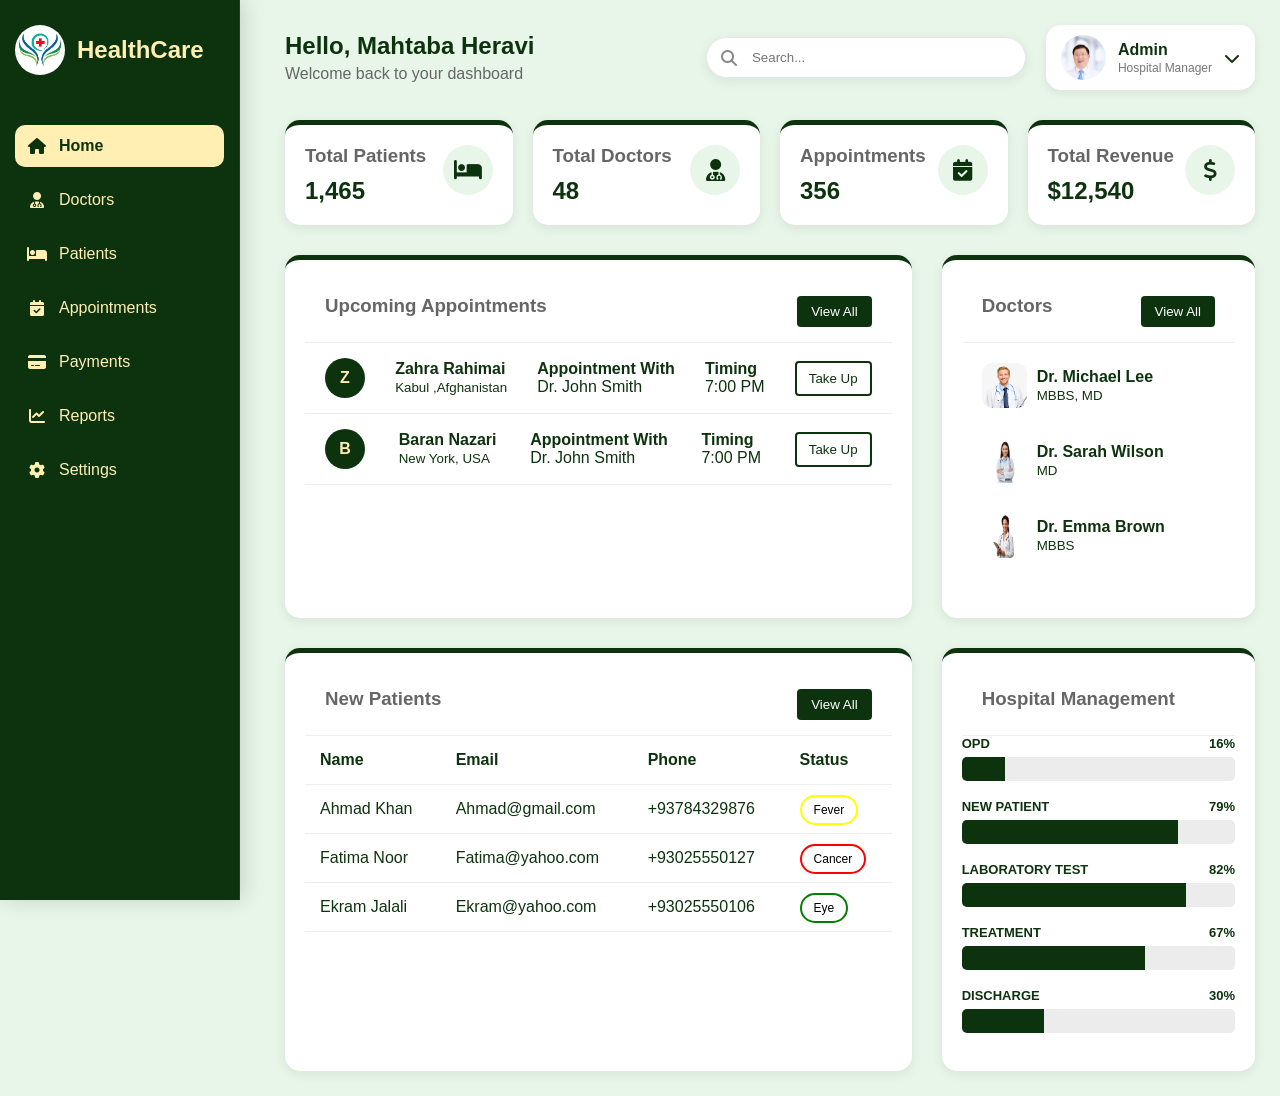
<file: index.html>
<!DOCTYPE html>
<html lang="en">
<head>
    <meta charset="UTF-8">
    <meta name="viewport" content="width=device-width, initial-scale=1.0">
    <title>Hospital Management System</title>

    <link rel="stylesheet" href="style.css">

    <link rel="stylesheet"
    href="https://cdnjs.cloudflare.com/ajax/libs/font-awesome/6.5.2/css/all.min.css">


</head>
<body>

<div class="dashboard">
    <aside class="sidebar">
        <div class="logo">
            <img src="pic/abstract-wings-cross-healthcare-icon_1034893-5577.jpg" alt="">
            <span>HealthCare</span>
        </div>

        <ul class="menu" >
            <li >
                <a class="active" href="index.html">
                    <i class="fa-solid fa-house"></i>
                    Home
                </a>
            </li>
            <li>
                <a href="doctors.html">
                    <i class="fa-solid fa-user-doctor"></i>
                    Doctors
                </a>
            </li>
            <li>
                <a href="patients.html">
                    <i class="fa-solid fa-bed"></i>
                    Patients
                </a>
            </li>
            <li>
                <a href="appointment.html">
                    <i class="fa-solid fa-calendar-check"></i>
                    Appointments
                </a>
            </li>
            <li>
                <a href="payment.html">
                    <i class="fa-solid fa-credit-card"></i>
                    Payments
                </a>
            </li>
            <li>
                <a href="report.html">
                    <i class="fa-solid fa-chart-line"></i>
                    Reports
                </a>
            </li>
            <li>
                <a href="setting.html">
                    <i class="fa-solid fa-gear"></i>
                    Settings
                </a>
            </li>
        </ul>
    </aside>


    <main class="main-content">
        <header class="top-bar">
            <div>
                <h2>Hello, Mahtaba Heravi</h2>
                <p>Welcome back to your dashboard</p>
            </div>
            <div class="top-right">
                <div class="search">
                    <i class="fa-solid fa-magnifying-glass"></i>
                    <input type="text" placeholder="Search...">
                </div>

                <div class="admin-box">

                    <img src="pic/dr.-yoon-sung-soo.png" alt="">
                
                    <div class="admin-info">
                        <h4>Admin</h4>
                        <p>Hospital Manager</p>
                    </div>
                    <i class="fa-solid fa-chevron-down"></i>
                </div>
            </div>
        </header>

        

        <section class="cards">
            <div class="card">
                <div class="card-icon">
                    <i class="fa-solid fa-bed"></i>
                </div>
                <h3>Total Patients</h3>
                <h1>1,465</h1>
            </div>
            <div class="card">
                <div class="card-icon">
                    <i class="fa-solid fa-user-doctor"></i>
                </div>
                <h3>Total Doctors</h3>
                <h1>48</h1>
            </div>

            <div class="card">
                <div class="card-icon">
                    <i class="fa-solid fa-calendar-check"></i>
                </div>
                <h3>Appointments</h3>
                <h1>356</h1>
            </div>

            <div class="card">
                <div class="card-icon">
                    <i class="fa-solid fa-dollar-sign"></i>
                </div>
                <h3>Total Revenue</h3>
                <h1>$12,540</h1>
            </div>
        </section>
        <div class="dashboard-container">
            <div class="card appointments">
        
                <div class="card-header">
                    <h3>Upcoming Appointments</h3>
                    <a href="appointment.html"><button>View All</button></a>
                </div>
        
                <div class="appointment">
        
                    <div class="avatar">Z</div>
        
                    <div>
                        <h4>Zahra Rahimai</h4>
                        <small>Kabul ,Afghanistan</small>
                    </div>
        
                    <div>
                        <strong>Appointment With</strong>
                        <p>Dr. John Smith</p>
                    </div>
        
                    <div>
                        <strong>Timing</strong>
                        <p>7:00 PM</p>
                    </div>
        
                    <button class="take-btn">Take Up</button>
        
                </div>
        
                <div class="appointment">
        
                    <div class="avatar">B</div>
        
                    <div>
                        <h4>Baran Nazari</h4>
                        <small>New York, USA</small>
                    </div>
        
                    <div>
                        <strong>Appointment With</strong>
                        <p>Dr. John Smith</p>
                    </div>
        
                    <div>
                        <strong>Timing</strong>
                        <p>7:00 PM</p>
                    </div>
        
                    <button class="take-btn">Take Up</button>
        
                </div>
        
            </div>
        
            <div class="card doctors">
        
                <div class="card-header">
                    <h3>Doctors</h3>
                    <a href="doctors.html"><button>View All</button></a>
                </div>
        
                <div class="doctor-list">
        
                    <div class="doctor">
                        <img src="pic/doctor-reg.png">
                        <div>
                            <h4>Dr. Michael Lee</h4>
                            <small>MBBS, MD</small>
                        </div>
                    </div>
        
                    <div class="doctor">
                        <img src="pic/360_F_1618191011_GmBZxuwx0z7OlMgbctXXj5EAzP5Z2PY6.jpg">
                        <div>
                            <h4>Dr. Sarah Wilson</h4>
                            <small>MD</small>
                        </div>
                    </div>
        
                    <div class="doctor">
                        <img src="pic/360_F_1886183583_IHGDXNGjDXc7Vq7QLD4hKasTVbdhCb5G.jpg">
                        <div>
                            <h4>Dr. Emma Brown</h4>
                            <small>MBBS</small>
                        </div>
                    </div>
        
                </div>
        
            </div>
        
        </div>
        
        
        <div class="bottom-section">
            <div class="card patients">
        
                <div class="card-header">
                    <h3>New Patients</h3>
                    <a href="patients.html"><button>View All</button></a>
                </div>
        
                <table>
        
                    <tr>
                        <th>Name</th>
                        <th>Email</th>
                        <th>Phone</th>
                        <th>Status</th>
                    </tr>
        
                    <tr>
                        <td>Ahmad Khan</td>
                        <td>Ahmad@gmail.com</td>
                        <td>+93784329876</td>
                        <td><span class="badge yellow">Fever</span></td>
                    </tr>
        
                    <tr>
                        <td>Fatima Noor</td>
                        <td>Fatima@yahoo.com</td>
                        <td>+93025550127</td>
                        <td><span class="badge red">Cancer</span></td>
                    </tr>
        
                    <tr>
                        <td>Ekram Jalali</td>
                        <td>Ekram@yahoo.com</td>
                        <td>+93025550106</td>
                        <td><span class="badge green">Eye</span></td>
                    </tr>
        
                </table>
        
            </div>
        
        
        <div class="hospital-management card">

            <div class="card-header">
                <h3>Hospital Management</h3>
            </div>
        
            <div class="management-content">
        
                <div class="progress-item">
                    <div class="progress-info">
                        <span>OPD</span>
                        <span>16%</span>
                    </div>
        
                    <div class="progress-bar">
                        <div class="progress-fill" style="width:16%"></div>
                    </div>
                </div>
        
                <div class="progress-item">
                    <div class="progress-info">
                        <span>NEW PATIENT</span>
                        <span>79%</span>
                    </div>
        
                    <div class="progress-bar">
                        <div class="progress-fill" style="width:79%"></div>
                    </div>
                </div>
        
                <div class="progress-item">
                    <div class="progress-info">
                        <span>LABORATORY TEST</span>
                        <span>82%</span>
                    </div>
        
                    <div class="progress-bar">
                        <div class="progress-fill" style="width:82%"></div>
                    </div>
                </div>
        
                <div class="progress-item">
                    <div class="progress-info">
                        <span>TREATMENT</span>
                        <span>67%</span>
                    </div>
        
                    <div class="progress-bar">
                        <div class="progress-fill" style="width:67%"></div>
                    </div>
                </div>
        
                <div class="progress-item">
                    <div class="progress-info">
                        <span>DISCHARGE</span>
                        <span>30%</span>
                    </div>
        
                    <div class="progress-bar">
                        <div class="progress-fill" style="width:30%"></div>
                    </div>
                </div>
        
            </div>
        
        </div>
        </div>
        

        
    </main>
</div>
</body>
</html>
</file>
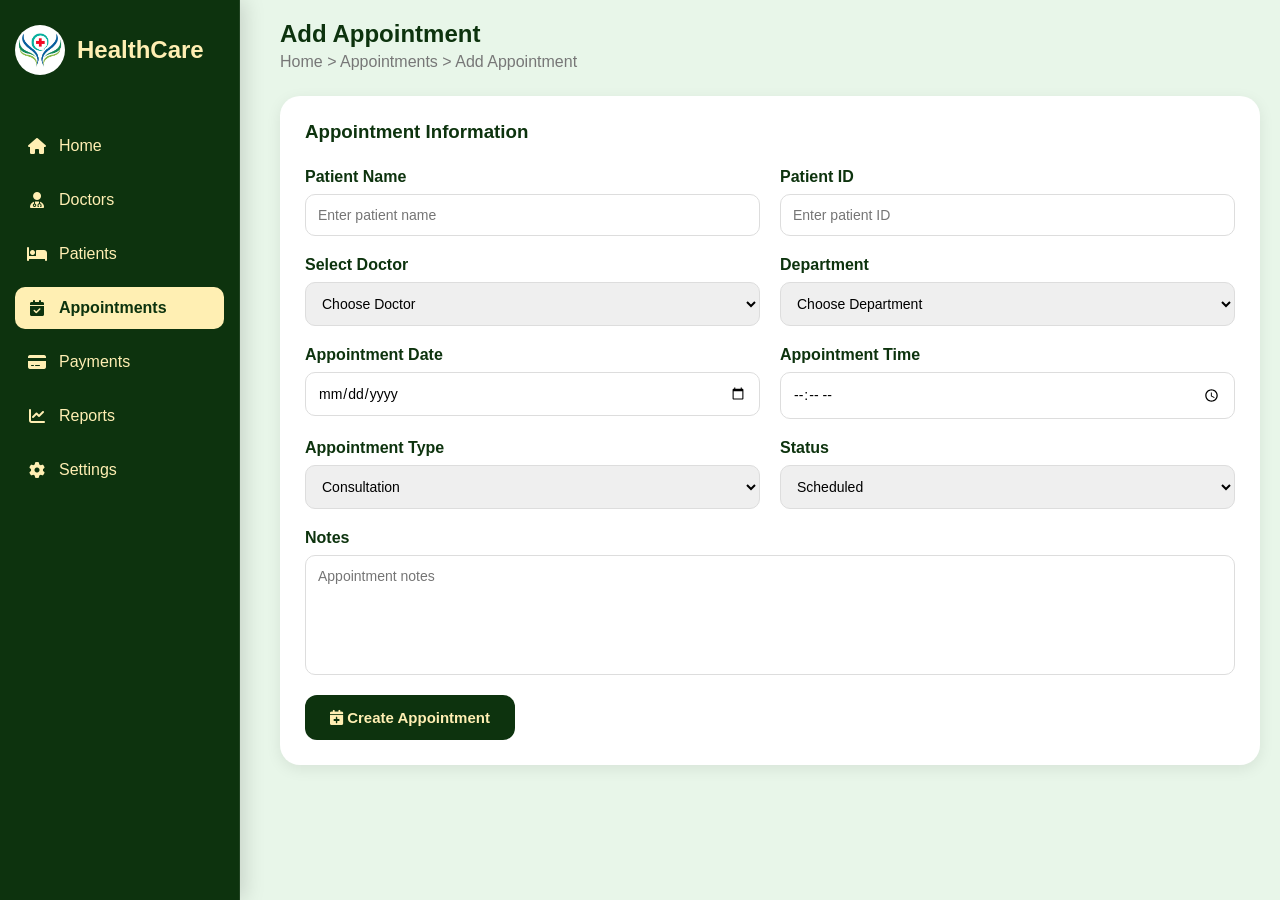
<file: add-appointment.html>
<!DOCTYPE html>
<html lang="en">
<head>
    <meta charset="UTF-8">
    <meta name="viewport" content="width=device-width, initial-scale=1.0">
    <title>Hospital Management System</title>

    <link rel="stylesheet" href="style.css">

    <link rel="stylesheet"
    href="https://cdnjs.cloudflare.com/ajax/libs/font-awesome/6.5.2/css/all.min.css">

<style>
*{
    margin:0;
    padding:0;
    box-sizing:border-box;
    font-family:Arial, sans-serif;
}

body{
    background:#e8f6e9;
}

.dashboard{
    display:flex;
    min-height:100vh;
}

/* menu */

.sidebar{
    width:240px;
    background:#0d330e;
    color:#ffefb3;
    padding:25px 15px;
    position:fixed;
    top:0;
    left:0;
    height:100vh;
}

.logo{
    display:flex;
    align-items:center;
    gap:12px;
    margin-bottom:50px;
}

.logo img{
    width:50px;
    height:50px;
    object-fit:contain;
}

.logo span{
    font-size:24px;
    font-weight:bold;
}

.menu{
    list-style:none;
}

.menu li{
    margin-bottom:12px;
}

.menu li a{
    display:flex;
    align-items:center;
    gap:12px;
    text-decoration:none;
    color:#ffefb3;
    padding:12px;
    border-radius:10px;
    transition:.3s;
}

.menu li a:hover{
    background:#ffefb3;
    color:#0d330e;
}
.menu li a:hover,
.menu li a.active{
    background: #ffefb3;
    color: #0d330e;
    font-weight: 600;
}

.menu li a i{
    width:20px;
    text-align:center;
}

/* main */

.main-content{
    margin-left:260px;
    width:calc(100% - 260px);
    padding:20px;
    box-sizing: border-box;
}
.appointment-page{
    display:flex;
    flex-direction:column;
    gap:25px;
}

.page-header h2{
    color:#0d330e;
    margin-bottom:5px;
}

.page-header p{
    color:#777;
}

.appointment-card{
    background:#fff;
    padding:25px;
    border-radius:20px;
    box-shadow:0 4px 15px rgba(0,0,0,.08);
}

.appointment-card h3{
    color:#0d330e;
    margin-bottom:25px;
}

.appointment-form{
    display:grid;
    grid-template-columns:repeat(2,1fr);
    gap:20px;
}

.form-group{
    display:flex;
    flex-direction:column;
}

.form-group label{
    margin-bottom:8px;
    color:#0d330e;
    font-weight:600;
}

.form-group input,
.form-group select,
.form-group textarea{
    padding:12px;
    border:1px solid #ddd;
    border-radius:10px;
    outline:none;
    font-size:14px;
}

.form-group input:focus,
.form-group select:focus,
.form-group textarea:focus{
    border-color:#0d330e;
}

.form-group textarea{
    height:120px;
    resize:none;
}

.full-width{
    grid-column:1 / -1;
}

.save-btn{
    background:#0d330e;
    color:#ffefb3;
    border:none;
    padding:14px 25px;
    border-radius:12px;
    cursor:pointer;
    font-size:15px;
    font-weight:bold;
}

.save-btn:hover{
    background:#145017;
}
</style>
</head>
<body>
    <div class="dashboard">
        <aside class="sidebar">
            <div class="logo">
                <img src="pic/abstract-wings-cross-healthcare-icon_1034893-5577.jpg" alt="">
                <span>HealthCare</span>
            </div>
            <ul class="menu">
                <li>
                    <a href="index.html">
                        <i class="fa-solid fa-house"></i>
                        Home
                    </a>
                </li>
                <li>
                    <a href="doctors.html">
                        <i class="fa-solid fa-user-doctor"></i>
                        Doctors
                    </a>
                </li>
                <li>
                    <a href="patients.html">
                        <i class="fa-solid fa-bed"></i>
                        Patients
                    </a>
                </li>
                <li>
                    <a class="active" href="appointment.html">
                        <i class="fa-solid fa-calendar-check"></i>
                        Appointments
                    </a>
                </li>
                <li>
                    <a href="patients.html">
                        <i class="fa-solid fa-credit-card"></i>
                        Payments
                    </a>
                </li>
                <li>
                    <a href="report.html">
                        <i class="fa-solid fa-chart-line"></i>
                        Reports
                    </a>
                </li>
                <li>
                    <a href="setting.html">
                        <i class="fa-solid fa-gear"></i>
                        Settings
                    </a>
                </li>
            </ul>
        </aside>
        <main class="main-content">
            <div class="appointment-page">

                <div class="page-header">
                    <div>
                        <h2>Add Appointment</h2>
                        <p>Home > Appointments > Add Appointment</p>
                    </div>
                </div>
            
                <div class="appointment-card">
            
                    <h3>Appointment Information</h3>
            
                    <form class="appointment-form">
            
                        <div class="form-group">
                            <label>Patient Name</label>
                            <input type="text" placeholder="Enter patient name">
                        </div>
            
                        <div class="form-group">
                            <label>Patient ID</label>
                            <input type="text" placeholder="Enter patient ID">
                        </div>
            
                        <div class="form-group">
                            <label>Select Doctor</label>
                            <select>
                                <option>Choose Doctor</option>
                                <option>Dr. Sarah Johnson</option>
                                <option>Dr. Michael Brown</option>
                                <option>Dr. David Wilson</option>
                            </select>
                        </div>
            
                        <div class="form-group">
                            <label>Department</label>
                            <select>
                                <option>Choose Department</option>
                                <option>Cardiology</option>
                                <option>Neurology</option>
                                <option>Orthopedics</option>
                                <option>Dermatology</option>
                            </select>
                        </div>
            
                        <div class="form-group">
                            <label>Appointment Date</label>
                            <input type="date">
                        </div>
            
                        <div class="form-group">
                            <label>Appointment Time</label>
                            <input type="time">
                        </div>
            
                        <div class="form-group">
                            <label>Appointment Type</label>
                            <select>
                                <option>Consultation</option>
                                <option>Follow Up</option>
                                <option>Emergency</option>
                                <option>Checkup</option>
                            </select>
                        </div>
            
                        <div class="form-group">
                            <label>Status</label>
                            <select>
                                <option>Scheduled</option>
                                <option>Pending</option>
                                <option>Completed</option>
                                <option>Cancelled</option>
                            </select>
                        </div>
            
                        <div class="form-group full-width">
                            <label>Notes</label>
                            <textarea placeholder="Appointment notes"></textarea>
                        </div>
            
                        <div class="full-width">
                            <button type="submit" class="save-btn">
                                <i class="fa-solid fa-calendar-plus"></i>
                                Create Appointment
                            </button>
                        </div>
            
                    </form>
            
                </div>
            
            </div>
        </main>
</body>
</html>
</file>
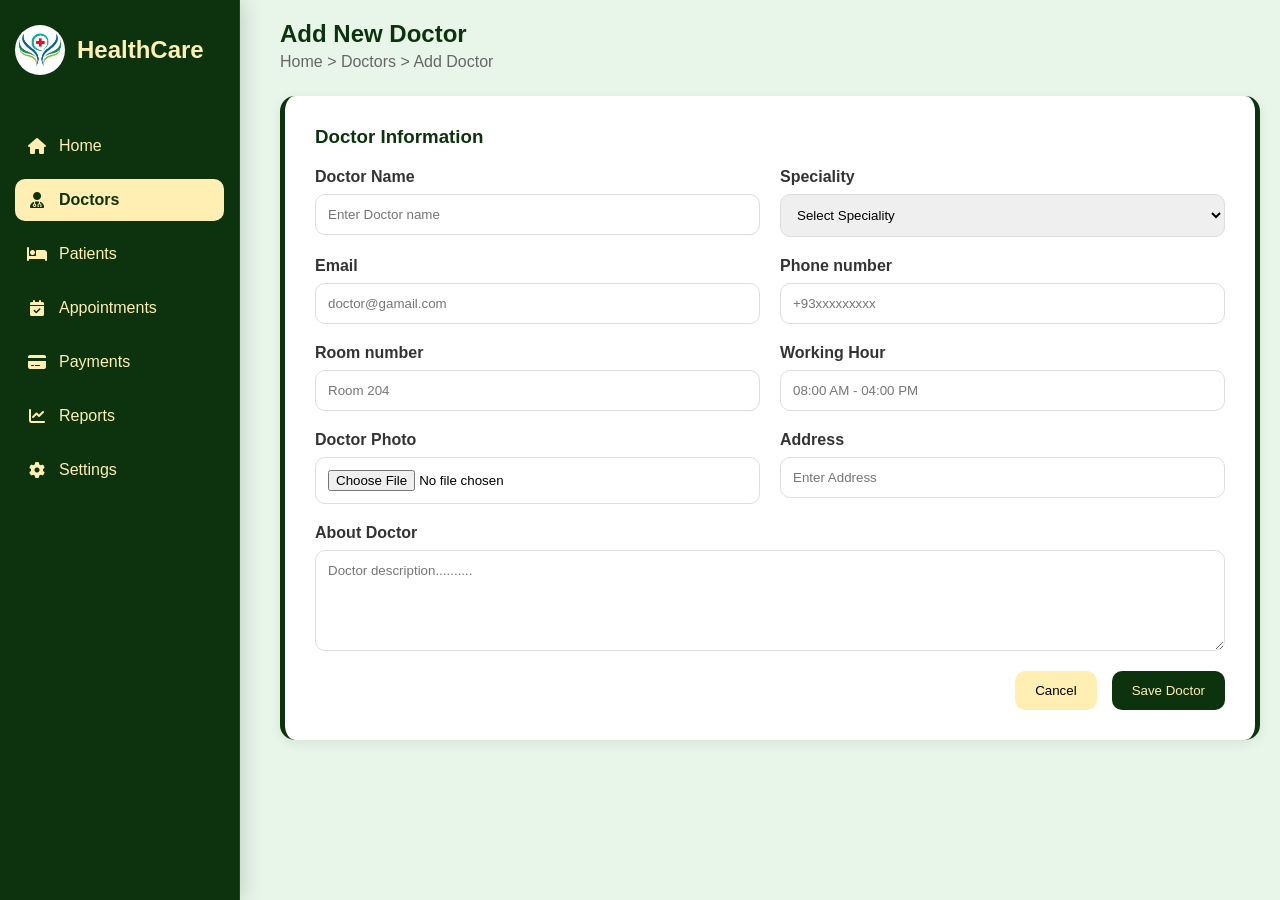
<file: add-doctor.html>
<!DOCTYPE html>
<html lang="en">
<head>
    <meta charset="UTF-8">
    <meta name="viewport" content="width=device-width, initial-scale=1.0">
    <title>Hospital Management System</title>

    <link rel="stylesheet" href="style.css">

    <link rel="stylesheet"
    href="https://cdnjs.cloudflare.com/ajax/libs/font-awesome/6.5.2/css/all.min.css">
</head>
<style>
    *{
    margin:0;
    padding:0;
    box-sizing:border-box;
    font-family:Arial, sans-serif;
}

body{
    background:#e8f6e9;
}

.dashboard{
    display:flex;
    min-height:100vh;
}

/* menu */

.sidebar{
    width:240px;
    background:#0d330e;
    color:#ffefb3;
    padding:25px 15px;
    position:fixed;
    top:0;
    left:0;
    height:100vh;
}

.logo{
    display:flex;
    align-items:center;
    gap:12px;
    margin-bottom:50px;
}

.logo img{
    width:50px;
    height:50px;
    object-fit:contain;
}

.logo span{
    font-size:24px;
    font-weight:bold;
}

.menu{
    list-style:none;
}

.menu li{
    margin-bottom:12px;
}

.menu li a{
    display:flex;
    align-items:center;
    gap:12px;
    text-decoration:none;
    color:#ffefb3;
    padding:12px;
    border-radius:10px;
    transition:.3s;
}

.menu li a:hover{
    background:#ffefb3;
    color:#0d330e;
}

.menu li a i{
    width:20px;
    text-align:center;
}

/* main */

.main-content{
    margin-left:260px;
    width:calc(100% - 260px);
    padding:20px;
    box-sizing: border-box;
}
.page-header{
    margin-bottom: 25px;
}
.page-header h2{
    color: #0d330e;
}
.page-header p{
    color: #666;
    margin-top: 5px;
}

.form{
    background: #fff;
    padding: 30px;
    border-radius: 15px;
    box-shadow: 0 3px 12px rgba(0, 0, 0, .08);
    border-left: 5px solid #0d330e;
    border-right: 5px solid #0d330e;
}
.form h3{
    color: #0d330e;
    margin-bottom: 20px;
}
.doctor-form{
    display: grid;
    grid-template-columns: 1fr 1fr;
    gap: 20px;

}
.form-group{
    display: flex;
    flex-direction: column;

}
.form-group label{
    margin-bottom: 8px;
    color: #333;
    font-weight: bold;
}
.form-group input,
.form-group select,
.form-group textarea{
    padding: 12px;
    border: 1px solid #ddd;
    border-radius: 10px;
    outline: none;
}
.form-group input:focus,
.form-group select:focus,
.form-group textarea:focus{
    border-color: #0d330e;
}
.full-width{
    grid-column: 1/3;

}
.form-button{
    grid-column: 1/3;
    display: flex;
    justify-content: flex-end;
    gap: 15px;

}
.cancel-btn{
    background: #ffefb3;
    border: none;
    padding: 12px 20px;
    border-radius: 10px;
    cursor: pointer;

}
.save-btn{
    background: #0d330e;
    color: #ffefb3;
    border: none;
    padding: 12px 20px;
    border-radius: 10px;
    cursor: pointer;
}
.save-btn:hover{
    background: #145017;
}
</style>
<body>
    <div class="dashboard">
        <aside class="sidebar">
            <div class="logo">
                <img src="pic/abstract-wings-cross-healthcare-icon_1034893-5577.jpg" alt="">
                <span>HealthCare</span>
            </div>
            <ul class="menu">
                <li>
                    <a href="index.html">
                        <i class="fa-solid fa-house"></i>
                        Home
                    </a>
                </li>
                <li>
                    <a class="active" href="doctors.html">
                        <i class="fa-solid fa-user-doctor"></i>
                        Doctors
                    </a>
                </li>
                <li>
                    <a href="patients.html">
                        <i class="fa-solid fa-bed"></i>
                        Patients
                    </a>
                </li>
                <li>
                    <a href="appointment.html">
                        <i class="fa-solid fa-calendar-check"></i>
                        Appointments
                    </a>
                </li>
                <li>
                    <a href="patients.html">
                        <i class="fa-solid fa-credit-card"></i>
                        Payments
                    </a>
                </li>
                <li>
                    <a href="report.html">
                        <i class="fa-solid fa-chart-line"></i>
                        Reports
                    </a>
                </li>
                <li>
                    <a href="setting.html">
                        <i class="fa-solid fa-gear"></i>
                        Settings
                    </a>
                </li>
            </ul>
        </aside>
        <main class="main-content">
            <div class="page-header">
              <div>
                <h2>Add New Doctor</h2>
                <p>Home > Doctors > Add Doctor</p>
              </div>
            </div>
            <div class="form">
             <h3>Doctor Information</h3>
             <form class="doctor-form">
              <div class="form-group">
                <label >Doctor Name</label>
                <input type="text" placeholder="Enter Doctor name">
              </div>
              <div class="form-group">
               <label>Speciality</label>
               <select >
                <option>Select Speciality</option>
                <option>Cardiologist</option>
                <option>Neurologist</option>
                <option>Dermatologist</option>
                <option>Pediatrician</option>
               </select>
              </div>
              <div class="form-group">
                <label>Email</label>
                <input type="email" placeholder="doctor@gamail.com">
              </div>
              <div class="form-group">
                <label>Phone number</label>
                <input type="text" placeholder="+93xxxxxxxxx">
              </div>
              <div class="form-group">
                <label>Room number</label>
                <input type="text" placeholder="Room 204">
              </div>
              <div class="form-group">
                <label>Working Hour</label>
                <input type="text" placeholder="08:00 AM - 04:00 PM">
              </div>
              <div class="form-group">
                <label>Doctor Photo</label>
                <input type="file">
              </div>
              <div class="form-group">
                <label>Address</label>
                <input type="text" placeholder="Enter Address">
              </div>
              <div class="form-group full-width">
                <label>About Doctor</label>
                <textarea rows="5" placeholder="Doctor description.........."></textarea>
              </div>
              <div class="form-button">
               <button type="reset" class="cancel-btn">Cancel</button>
               <button type="submit" class="save-btn">Save Doctor</button>
              </div>

             </form>
            </div>
            </main>
        </body>
</html>
</file>
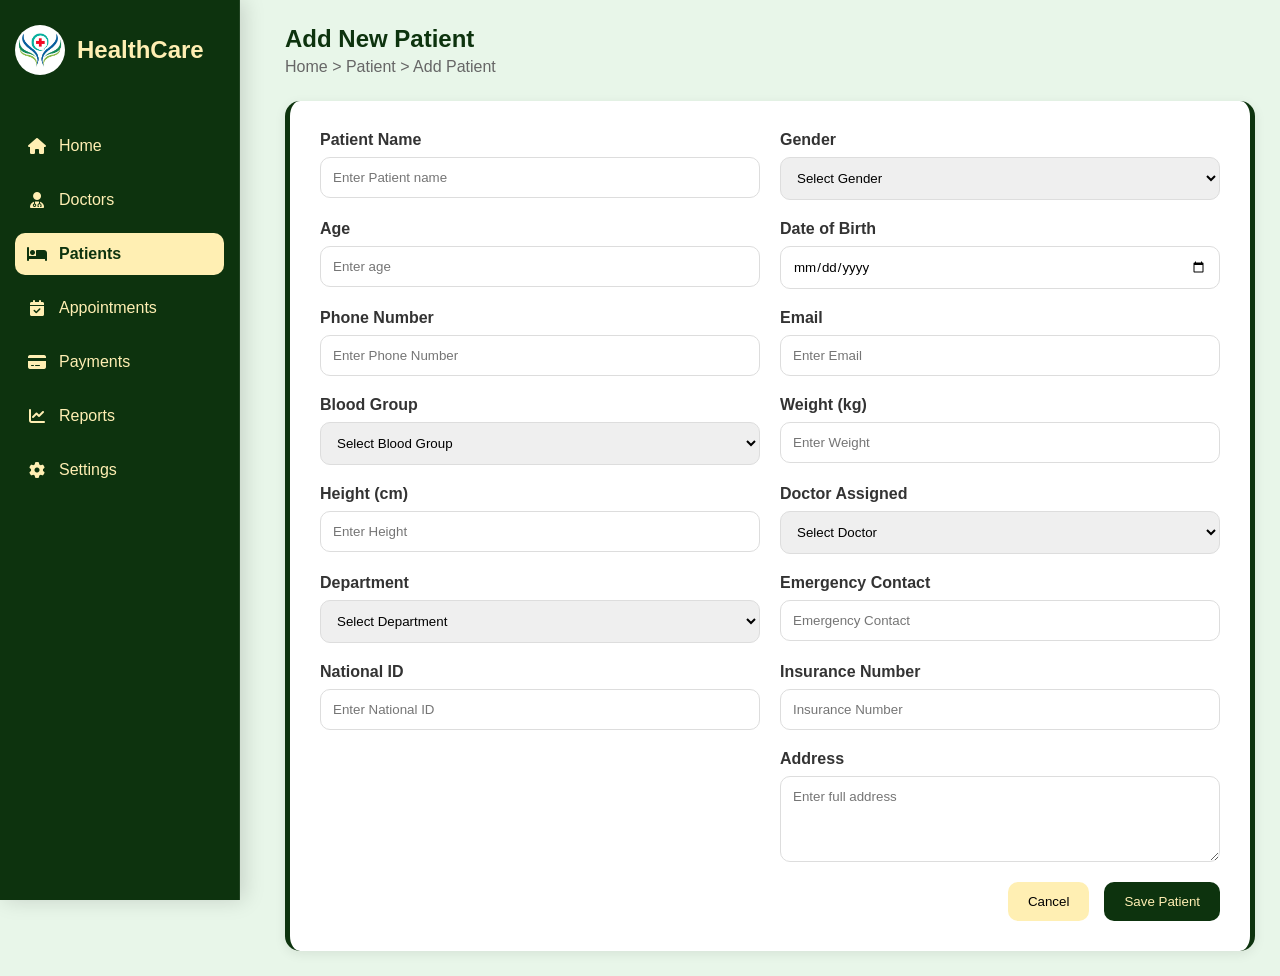
<file: add-patient.html>
<!DOCTYPE html>
<html lang="en">
<head>
    <meta charset="UTF-8">
    <meta name="viewport" content="width=device-width, initial-scale=1.0">
    <title>Hospital Management System</title>

    <link rel="stylesheet" href="style.css">

    <link rel="stylesheet"
    href="https://cdnjs.cloudflare.com/ajax/libs/font-awesome/6.5.2/css/all.min.css">

<style>
    *{
    margin:0;
    padding:0;
    box-sizing:border-box;
    font-family:Arial, sans-serif;
}

body{
    background:#e8f6e9;
}

.dashboard{
    display:flex;
    min-height:100vh;
}

/* Sidebar */

.sidebar{
    width:240px;
    background:#0d330e;
    color:#ffefb3;
    padding:25px 15px;
    position:fixed;
    top:0;
    left:0;
    height:100vh;
}

.logo{
    display:flex;
    align-items:center;
    gap:12px;
    margin-bottom:50px;
}

.logo img{
    width:50px;
    height:50px;
    object-fit:contain;
}

.logo span{
    font-size:24px;
    font-weight:bold;
}

.menu{
    list-style:none;
}

.menu li{
    margin-bottom:12px;
}

.menu li a{
    display:flex;
    align-items:center;
    gap:12px;
    text-decoration:none;
    color:#ffefb3;
    padding:12px;
    border-radius:10px;
    transition:.3s;
}

.menu li a:hover{
    background:#ffefb3;
    color:#0d330e;
}

.menu li a i{
    width:20px;
    text-align:center;
}

/* Main*/

.main-content{
    margin-left:260px;
    width:calc(100% - 260px);
    padding:25px;
    box-sizing: border-box;
}
.page-header{
    margin-bottom: 25px;

}
.page-header h2{
    color: #0d330e;
}
.page-header p{
    color: #666;
    margin-top: 5px;
}
.form{
    display: grid;
    grid-template-columns: 1fr 1fr;
    gap: 20px;

}
.form{
    background: #fff;
    padding: 30px;
    border-radius: 15px;
    box-shadow: 0 3px 12px rgba(0, 0, 0, .08);
    border-left: 5px solid #0d330e;
    border-right: 5px solid #0d330e;
}
.form h3{
    color: #0d330e;
    margin-bottom: 20px;
}
.form-group{
    display: flex;
    flex-direction: column;

}
.form-group label{
    margin-bottom: 8px;
    color: #333;
    font-weight: bold;
}
.form-group input,
.form-group select,
.form-group textarea{
    padding: 12px;
    border: 1px solid #ddd;
    border-radius: 10px;
    outline: none;
}
.form-group input:focus,
.form-group select:focus,
.form-group textarea:focus{
    border-color: #0d330e;
}
.full-width{
    grid-column: 2/3;

}
.form-button{
    grid-column: 1/3;
    display: flex;
    justify-content: flex-end;
    gap: 15px;

}
.cancel-btn{
    background: #ffefb3;
    border: none;
    padding: 12px 20px;
    border-radius: 10px;
    cursor: pointer;

}
.save-btn{
    background: #0d330e;
    color: #ffefb3;
    border: none;
    padding: 12px 20px;
    border-radius: 10px;
    cursor: pointer;
}
.save-btn:hover{
    background: #145017;
}
</style>
</head>
<body>
    <div class="dashboard">
        <aside class="sidebar">
    
            <div class="logo">
                <img src="pic/abstract-wings-cross-healthcare-icon_1034893-5577.jpg" alt="">
                <span>HealthCare</span>
            </div>
    
            <ul class="menu">
    
                <li>
                    <a href="index.html">
                        <i class="fa-solid fa-house"></i>
                        Home
                    </a>
                </li>
    
                <li>
                    <a href="doctors.html">
                        <i class="fa-solid fa-user-doctor"></i>
                        Doctors
                    </a>
                </li>
    
                <li>
                    <a class="active" href="patients.html">
                        <i class="fa-solid fa-bed"></i>
                        Patients
                    </a>
                </li>
    
                <li>
                    <a href="appointment.html">
                        <i class="fa-solid fa-calendar-check"></i>
                        Appointments
                    </a>
                </li>
    
                <li>
                    <a href="payment.html">
                        <i class="fa-solid fa-credit-card"></i>
                        Payments
                    </a>
                </li>
    
                <li>
                    <a href="report.html">
                        <i class="fa-solid fa-chart-line"></i>
                        Reports
                    </a>
                </li>
    
                <li>
                    <a href="setting.html">
                        <i class="fa-solid fa-gear"></i>
                        Settings
                    </a>
                </li>
    
            </ul>
    
        </aside>
        <main class="main-content">
            <div class="page-header">
                <div>
                  <h2>Add New Patient</h2>
                  <p>Home > Patient > Add Patient</p>
                </div>
              </div>
         <div class="form">
            <div class="form-group">
             <label>Patient Name</label>
             <input type="text" placeholder="Enter Patient name">
            </div>
            <div class="form-group">
             <label>Gender</label>
             <select>
                <option>Select Gender</option>
                <option>Female</option>
                <option>Male</option>
             </select>
            </div>
            <div class="form-group">
             <label>Age</label>
             <input type="number" placeholder="Enter age">
            </div>
            <div class="form-group">
                <label>Date of Birth</label>
                <input type="date">
               </div>
            <div class="form-group">
             <label>Phone Number</label>
             <input type="tel" placeholder="Enter Phone Number">
            </div>
            <div class="form-group">
                <label>Email</label>
                <input type="email" placeholder="Enter Email">
               </div>
            <div class="form-group">
                <label>Blood Group</label>
                <select>
                    <option >Select Blood Group</option>
                    <option >A+</option>
                    <option >A-</option>
                    <option >B+</option>
                    <option >B-</option>
                    <option >AB+</option>
                    <option >AB-</option>
                    <option >O+</option>
                    <option >O-</option>
                </select>

            </div>
            <div class="form-group">
                <label>Weight (kg)</label>
                <input type="number" placeholder="Enter Weight">
            </div>
            <div class="form-group">
                <label>Height (cm)</label>
                <input type="number" placeholder="Enter Height">
            </div>
        
            <div class="form-group">
                <label>Doctor Assigned</label>
                <select>
                    <option >Select Doctor</option>
                    <option >Dr. Jhon Smith</option>
                    <option >Dr. Sarah Wilson</option>
                    <option >Dr. Micheal Lee</option>
                </select>
            </div>
            <div class="form-group">
                <label>Department</label>
                <select>
                    <option >Select Department</option>
                    <option >Cardiologist</option>
                    <option >Neurologist</option>
                    <option >Dermatologist</option>
                    <option >Pediatrician</option>
                </select>
            </div>
            <div class="form-group">
                <label>Emergency Contact</label>
                <input type="number" placeholder="Emergency Contact">
            </div>
            <div class="form-group">
                <label>National ID</label>
                <input type="text" placeholder="Enter National ID">
            </div>
            <div class="form-group">
                <label>Insurance Number</label>
                <input type="number" placeholder="Insurance Number">
            </div>
            <div class="form-group full-width">
                <label>Address</label>
                <textarea rows="4" placeholder="Enter full address"></textarea>
            </div>
            <div class="form-button">
                <button type="reset" class="cancel-btn">Cancel</button>
                <button type="submit" class="save-btn">Save Patient</button>
               </div>
            



         </div>
        </main>
    </body>
    </html>
</file>
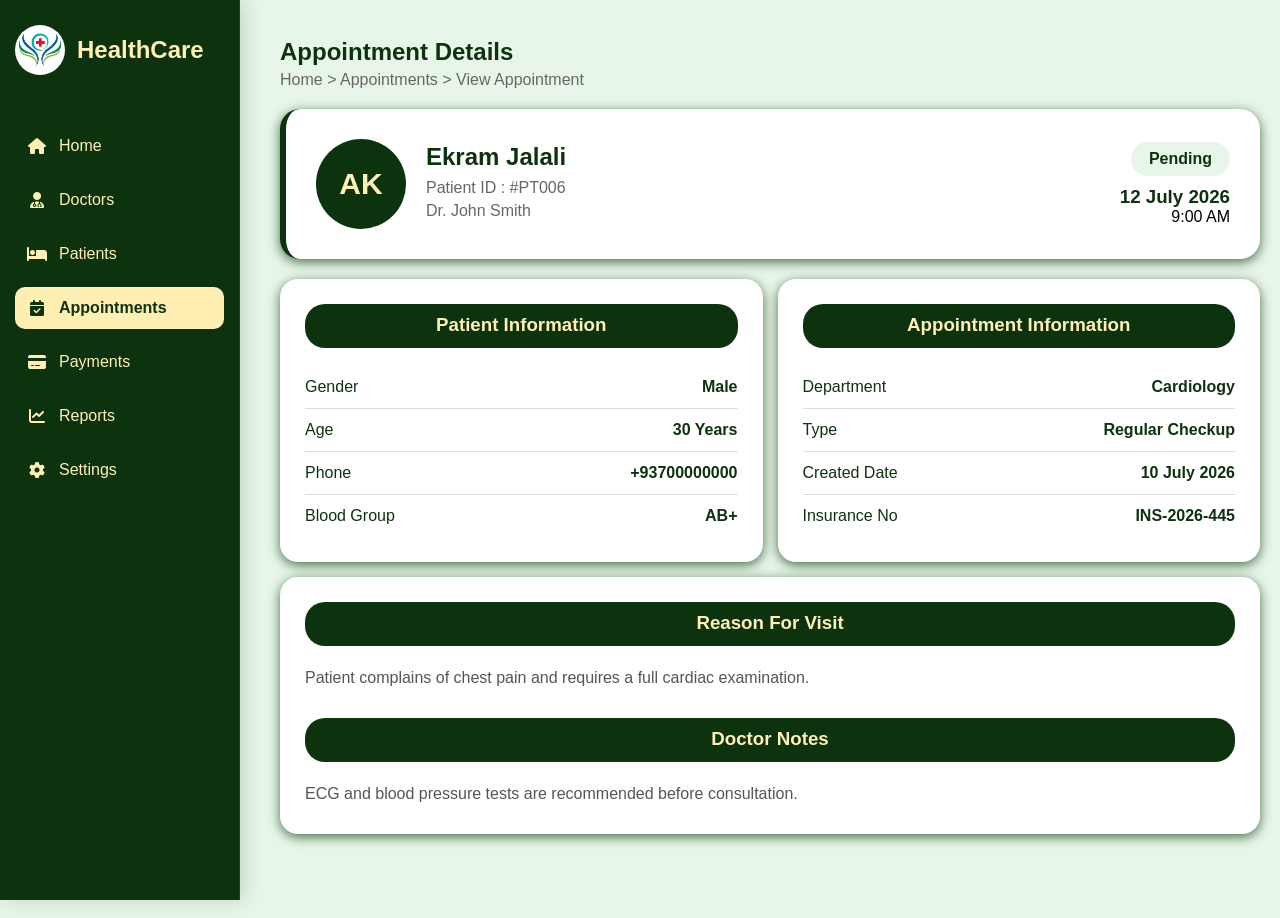
<file: appointment-info.html>
!DOCTYPE html>
<html lang="en">
<head>
    <meta charset="UTF-8">
    <meta name="viewport" content="width=device-width, initial-scale=1.0">
    <title>Hospital Management System</title>

    <link rel="stylesheet" href="style.css">

    <link rel="stylesheet"
    href="https://cdnjs.cloudflare.com/ajax/libs/font-awesome/6.5.2/css/all.min.css">
    <style>
*{
    margin:0;
    padding:0;
    box-sizing:border-box;
    font-family:Arial, sans-serif;
}

body{
    background:#e8f6e9;
}

.dashboard{
    display:flex;
    min-height:100vh;
}

/* menu */

.sidebar{
    width:240px;
    background:#0d330e;
    color:#ffefb3;
    padding:25px 15px;
    position:fixed;
    top:0;
    left:0;
    height:100vh;
}

.logo{
    display:flex;
    align-items:center;
    gap:12px;
    margin-bottom:50px;
}

.logo img{
    width:50px;
    height:50px;
    object-fit:contain;
}

.logo span{
    font-size:24px;
    font-weight:bold;
}

.menu{
    list-style:none;
}

.menu li{
    margin-bottom:12px;
}

.menu li a{
    display:flex;
    align-items:center;
    gap:12px;
    text-decoration:none;
    color:#ffefb3;
    padding:12px;
    border-radius:10px;
    transition:.3s;
}

.menu li a:hover{
    background:#ffefb3;
    color:#0d330e;
}

.menu li a i{
    width:20px;
    text-align:center;
}

/* main */

.main-content{
    margin-left:260px;
    width:calc(100% - 260px);
    padding:20px;
    box-sizing: border-box;
}
.page-header{
    margin-bottom:20px;
    
}

.page-header h2{
    color:#0d330e;
}

.page-header p{
    color:#666;
    margin-top:5px;
}

.appointment-overview{
    background:#fff;
    border-radius:20px;
    padding:30px;
    display:flex;
    justify-content:space-between;
    align-items:center;
    box-shadow:0 3px 12px rgba(29, 75, 29, 0.8);
    border-left:6px solid #0d330e;
    margin-bottom:20px;
    transition: all 0.3s ease;
}

.appointment-left{
    display:flex;
    align-items:center;
    gap:20px;
}

.avatar{
    width:90px;
    height:90px;
    border-radius:50%;
    background:#0d330e;
    color:#ffefb3;
    display:flex;
    justify-content:center;
    align-items:center;
    font-size:30px;
    font-weight:bold;
}

.patient-details h2{
    color:#0d330e;
    margin-bottom:8px;
}

.patient-details p{
    color:#666;
    margin-bottom:5px;
}

.appointment-right{
    text-align:right;
}

.status{
    background:#e8f6e9;
    color:#0d330e;
    padding:8px 18px;
    border-radius:30px;
    display:inline-block;
    margin-bottom:10px;
    font-weight:bold;
}

.appointment-right h3{
    color:#0d330e;
}

.details-grid{
    display:grid;
    grid-template-columns:1fr 1fr;
    gap:15px;
    margin-bottom:15px;
}

.detail-card,
.notes-card{
    background:#fff;
    border-radius:18px;
    padding:25px;
    box-shadow:0 3px 12px rgba(29, 75, 29, 0.8);
    color: #0d330e;
    transition: all 0.3s ease;
}

.detail-card h3,
.notes-card h3{
    color:#ffefb3;
    margin-bottom:18px;
    border-bottom:2px solid rgba(13,51,14,.2);
    text-align: center;
    padding-top: 10px;
    padding-bottom:10px;
    
    border-radius: 20px;
    background: #0d330e;
}

.info-row{
    display:flex;
    justify-content:space-between;
    padding:12px 0;
    border-bottom:1px solid rgba(13,51,14,.15);
}

.info-row:last-child{
    border-bottom:none;
}

.notes-title{
    margin-top:25px;
}

.notes-card p{
    color:#555;
    line-height:1.8;
}
.detail-card:hover{
    transform: translateY(-6px);
    box-shadow:  0 14px 30px rgba(0,0,0,0.18);
}
.appointment-overview:hover{
    transform: translateY(-6px);
    box-shadow: 0 14px 30px rgba(0,0,0,0.18);
}
.notes-card:hover{
    transform: translateY(-6px);
    box-shadow: 0 14px 30px rgba(0,0,0,0.18);
}
</style>
</head>
<body>
    <div class="dashboard">
        <aside class="sidebar">
            <div class="logo">
                <img src="pic/abstract-wings-cross-healthcare-icon_1034893-5577.jpg" alt="">
                <span>HealthCare</span>
            </div>
            <ul class="menu">
                <li>
                    <a href="index.html">
                        <i class="fa-solid fa-house"></i>
                        Home
                    </a>
                </li>
                <li>
                    <a href="doctors.html">
                        <i class="fa-solid fa-user-doctor"></i>
                        Doctors
                    </a>
                </li>
                <li>
                    <a href="patients.html">
                        <i class="fa-solid fa-bed"></i>
                        Patients
                    </a>
                </li>
                <li>
                    <a class="active" href="appointment.html">
                        <i class="fa-solid fa-calendar-check"></i>
                        Appointments
                    </a>
                </li>
                <li>
                    <a href="patients.html">
                        <i class="fa-solid fa-credit-card"></i>
                        Payments
                    </a>
                </li>
                <li>
                    <a href="report.html">
                        <i class="fa-solid fa-chart-line"></i>
                        Reports
                    </a>
                </li>
                <li>
                    <a href="setting.html">
                        <i class="fa-solid fa-gear"></i>
                        Settings
                    </a>
                </li>
            </ul>
        </aside>
        <main class="main-content">
            <div class="page-header">
                <h2>Appointment Details</h2>
                <p>Home > Appointments > View Appointment</p>
            </div>
            <div class="appointment-overview">
            
                <div class="appointment-left">
            
                    <div class="avatar">
                        AK
                    </div>
            
                    <div class="patient-details">
                        <h2>Ekram Jalali</h2>
                        <p>Patient ID : #PT006</p>
                        <p>Dr. John Smith </p>
                    </div>
            
                </div>
            
                <div class="appointment-right">
            
                    <div class="status">
                        Pending
                    </div>
            
                    <h3>12 July 2026</h3>
                    <p>9:00 AM</p>
            
                </div>
            
            </div>
            <div class="details-grid">
                <div class="detail-card">
                    <h3>Patient Information</h3>
                    <div class="info-row">
                        <span>Gender</span>
                        <strong>Male</strong>
                    </div>
            
                    <div class="info-row">
                        <span>Age</span>
                        <strong>30 Years</strong>
                    </div>
            
                    <div class="info-row">
                        <span>Phone</span>
                        <strong>+93700000000</strong>
                    </div>
            
                    <div class="info-row">
                        <span>Blood Group</span>
                        <strong>AB+</strong>
                    </div>
            
                </div>
            
                <div class="detail-card">
                    <h3>Appointment Information</h3>
                    <div class="info-row">
                        <span>Department</span>
                        <strong>Cardiology</strong>
                    </div>
            
                    <div class="info-row">
                        <span>Type</span>
                        <strong>Regular Checkup</strong>
                    </div>
            
                    <div class="info-row">
                        <span>Created Date</span>
                        <strong>10 July 2026</strong>
                    </div>
            
                    <div class="info-row">
                        <span>Insurance No</span>
                        <strong>INS-2026-445</strong>
                    </div>
            
                </div>
            
            </div>
            <div class="notes-card">
                <h3>Reason For Visit</h3>
                <p>
                    Patient complains of chest pain and requires a full cardiac examination.
                </p>
            
                <h3 class="notes-title">Doctor Notes</h3>
            
                <p>
                    ECG and blood pressure tests are recommended before consultation.
                </p>
            
            </div>
        </main>

</body>
</html>
</file>
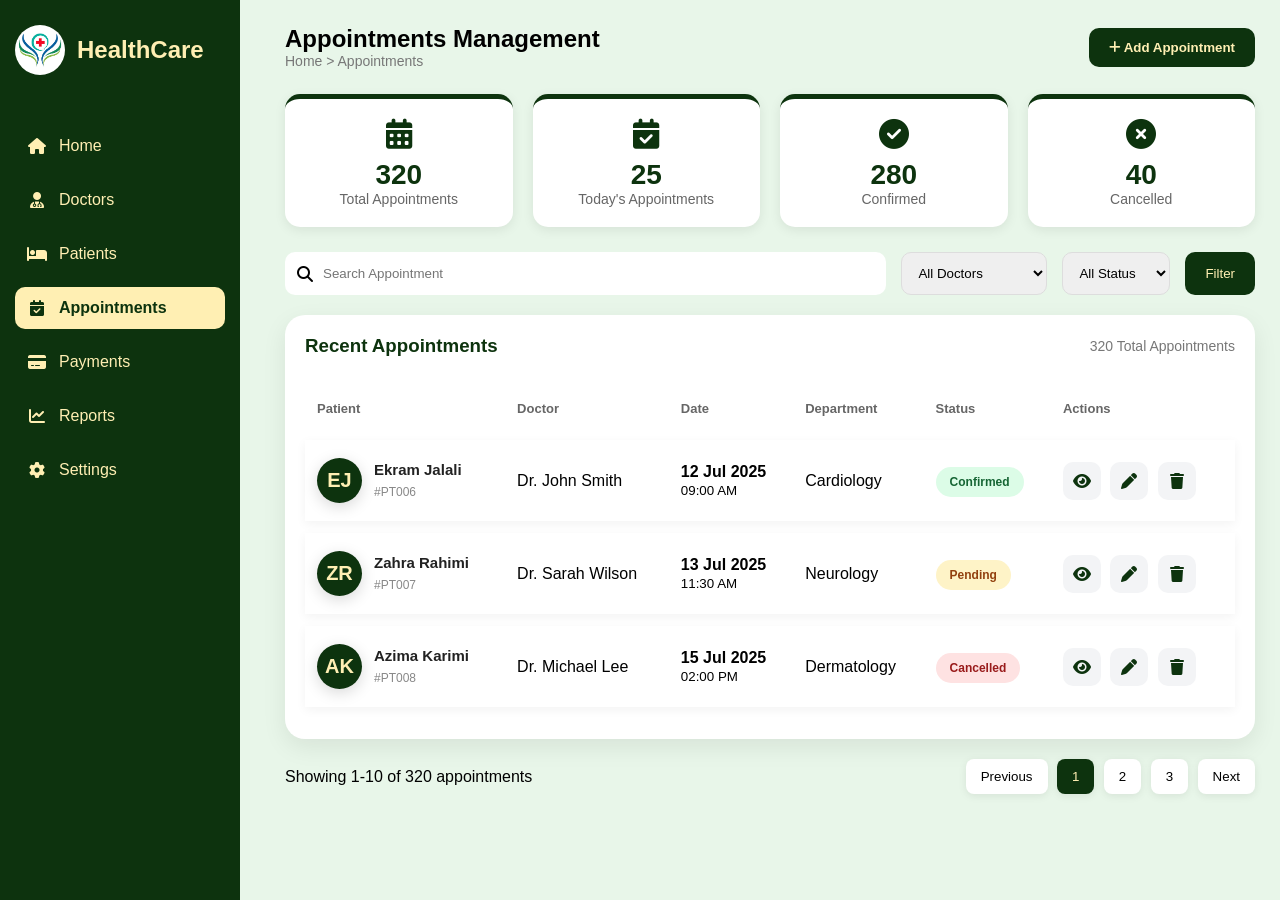
<file: appointment.html>
<!DOCTYPE html>
<html lang="en">
<head>
    <meta charset="UTF-8">
    <meta name="viewport" content="width=device-width, initial-scale=1.0">
    <title>Hospital Management System</title>

   

    <link rel="stylesheet"
    href="https://cdnjs.cloudflare.com/ajax/libs/font-awesome/6.5.2/css/all.min.css">
    <style>
        *{
    margin:0;
    padding:0;
    box-sizing:border-box;
    font-family:Arial, sans-serif;
}

body{
    background:#e8f6e9;
}

.dashboard{
    display:flex;
    min-height:100vh;
}

/* Sidebar */

.sidebar{
    width:240px;
    background:#0d330e;
    color:#ffefb3;
    padding:25px 15px;
    position:fixed;
    top:0;
    left:0;
    height:100vh;
}

.logo{
    display:flex;
    align-items:center;
    gap:12px;
    margin-bottom:50px;
}

.logo img{
    width:50px;
    height:50px;
    border-radius: 50%;
    object-fit:contain;
}

.logo span{
    font-size:24px;
    font-weight:bold;
}

.menu{
    list-style:none;
}

.menu li{
    margin-bottom:12px;
}

.menu li a{
    display:flex;
    align-items:center;
    gap:12px;
    text-decoration:none;
    color:#ffefb3;
    padding:12px;
    border-radius:10px;
    transition:.3s;
}

.menu li a:hover{
    background:#ffefb3;
    color:#0d330e;
}

.menu li a:hover,
.menu li a.active{
    background: #ffefb3;
    color: #0d330e;
    font-weight: 600;
}
.menu li a i{
    width:20px;
    text-align:center;
}

/* Main*/

.main-content{
    margin-left:260px;
    width:calc(100% - 260px);
    padding:25px;
    box-sizing: border-box;
}
.appointment-header{
    display:flex;
    justify-content:space-between;
    align-items:center;
    margin-bottom:25px;
}
.appointment-header p{
    color:#0d330e;
}

.appointment-header p{
    color:#777;
    font-size:14px;
}

.add-appointment-btn{
    background:#0d330e;
    color:#ffefb3;
    border:none;
    padding:12px 20px;
    border-radius:10px;
    cursor:pointer;
    font-weight:bold;
}
.add-appointment-btn a{
    text-decoration: none;
    color: #ffefb3;
}

.appointment-cards{
    display:grid;
    grid-template-columns:repeat(4,1fr);
    gap:20px;
    margin-bottom:25px;
}

.appointment-card{
    background:#fff;
    border-radius:15px;
    padding:20px;
    text-align:center;
    box-shadow:0 3px 12px rgba(0,0,0,.08);
    border-top:5px solid #0d330e;
    transition: all 0.3s ease;
}
.appointment-card:hover{
    transform: translateY(-6px);
    box-shadow: 0 14px 30px rgba(0,0,0,0.12);
}
.appointment-card i{
    font-size:30px;
    color:#0d330e;
    margin-bottom:10px;
}

.appointment-card h3{
    color:#0d330e;
    font-size:28px;
}
.appointment-card p{
    color:#666;
    font-size:14px;
}
.appointment-card:hover i{
    transform: scale(1.08);
}

.appointment-toolbar{
    display:flex;
    gap:15px;
    margin-bottom:20px;
    flex-wrap:wrap;
}

.search-box{
    flex:1;
    min-width:250px;
    background:#fff;
    padding:12px;
    border-radius:10px;
    display:flex;
    align-items:center;
}

.search-box input{
    border:none;
    outline:none;
    width:100%;
    margin-left:10px;
}

.appointment-toolbar select{
    padding:12px;
    border-radius:10px;
    border:1px solid #ddd;
}

.filter-btn{
    background:#0d330e;
    color:#ffefb3;
    border:none;
    padding:12px 20px;
    border-radius:10px;
}

.confirmed{
    background:#dff5e1;
    color:#0d330e;
    padding:6px 12px;
    border-radius:20px;
    font-size:12px;
    font-weight:bold;
}

.pending{
    background:#fff4cc;
    color:#a67700;
    padding:6px 12px;
    border-radius:20px;
    font-size:12px;
    font-weight:bold;
}

.cancelled{
    background:#ffe0e0;
    color:#b30000;
    padding:6px 12px;
    border-radius:20px;
    font-size:12px;
    font-weight:bold;
}

.table-container{
    background:#fff;
    border-radius:20px;
    padding:20px;
    box-shadow:0 8px 25px rgba(0,0,0,.08);
}

.table-title{
    display:flex;
    justify-content:space-between;
    align-items:center;
    margin-bottom:20px;
}

.table-title h3{
    color:#0d330e;
}

.table-title span{
    color:#777;
    font-size:14px;
}

table{
    width:100%;
    border-collapse:separate;
    border-spacing:0 12px;
}

thead th{
    text-align:left;
    color:#666;
    font-size:13px;
    padding:12px;
}

tbody tr{
    background:white;
    box-shadow:0 3px 10px rgba(0,0,0,.05);
    transition:all 0.3s ease;
}

tbody td{
    padding:18px 12px;
    
}
tbody tr:hover{
    background: #eeeeee;
    transform:translateY(-8px) scale(1.03);
    box-shadow: 0 20px 40px rgba(0, 0, 0, 0.15);
}

.patient-info{
    display:flex;
    align-items:center;
    gap:12px;
}

.patient-avatar{
    width: 45px;
    height: 45px;
    min-width: 45px;
    display: flex;
    justify-content: center;
    align-items: center;
    background: #0d330e;
    color: #ffefb3;
    font-size: 20px;
    font-weight: bold;
    border-radius: 50%;
    box-shadow: 0 4px 15px rgba(0, 0, 0, .15);
}
.patient-info h4{
    color:#222;
    font-size:15px;
    margin-bottom:4px;
}

.patient-info span{
    color:#888;
    font-size:12px;
}

.confirmed{
    background:#dcfce7;
    color:#166534;
    padding:8px 14px;
    border-radius:20px;
    font-size:12px;
    font-weight:bold;
}

.pending{
    background:#fef3c7;
    color:#92400e;
    padding:8px 14px;
    border-radius:20px;
    font-size:12px;
    font-weight:bold;
}

.cancelled{
    background:#fee2e2;
    color:#991b1b;
    padding:8px 14px;
    border-radius:20px;
    font-size:12px;
    font-weight:bold;
}

.actions{
    white-space:nowrap;
}

.actions i{
    width:38px;
    height:38px;
    line-height:38px;
    text-align:center;
    border-radius:10px;
    background:#f3f4f6;
    color:#0d330e;
    margin-right:5px;
    cursor:pointer;
    transition:.3s;
}

.actions i:hover{
    background:#0d330e;
    color:#ffefb3;
}

.pagination{
    display:flex;
    justify-content:space-between;
    align-items:center;
    margin-top:20px;
}

.page-buttons button{
    border:none;
    background:#fff;
    padding:10px 15px;
    border-radius:8px;
    margin-left:5px;
    cursor:pointer;
    box-shadow:0 2px 8px rgba(0,0,0,.08);
}

.active-page{
    background:#0d330e !important;
    color:#ffefb3;
}
    </style>
</head>
<body>
    <div class="dashboard">
        <aside class="sidebar">
    
            <div class="logo">
                <img src="pic/abstract-wings-cross-healthcare-icon_1034893-5577.jpg" alt="">
                <span>HealthCare</span>
            </div>
    
            <ul class="menu">
    
                <li>
                    <a href="index.html">
                        <i class="fa-solid fa-house"></i>
                        Home
                    </a>
                </li>
    
                <li>
                    <a href="doctors.html">
                        <i class="fa-solid fa-user-doctor"></i>
                        Doctors
                    </a>
                </li>
    
                <li>
                    <a href="patients.html">
                        <i class="fa-solid fa-bed"></i>
                        Patients
                    </a>
                </li>
    
                <li>
                    <a class="active" href="appointment.html">
                        <i class="fa-solid fa-calendar-check"></i>
                        Appointments
                    </a>
                </li>
    
                <li>
                    <a href="payment.html">
                        <i class="fa-solid fa-credit-card"></i>
                        Payments
                    </a>
                </li>
    
                <li>
                    <a href="report.html">
                        <i class="fa-solid fa-chart-line"></i>
                        Reports
                    </a>
                </li>
    
                <li>
                    <a href="setting.html">
                        <i class="fa-solid fa-gear"></i>
                        Settings
                    </a>
                </li>
    
            </ul>
    
        </aside>
        <main class="main-content">
    

        <section class="appointment-section">
        
            <div class="appointment-header">
        
                <div>
                    <h2>Appointments Management</h2>
                    <p>Home > Appointments</p>
                </div>
        
                <button class="add-appointment-btn">
                    <a href="add-appointment.html"><i class="fa-solid fa-plus"></i>
                    Add Appointment
                </button></a>
        
            </div>
            <div class="appointment-cards">
        
                <div class="appointment-card">
                    <i class="fa-solid fa-calendar-days"></i>
                    <h3>320</h3>
                    <p>Total Appointments</p>
                </div>
        
                <div class="appointment-card">
                    <i class="fa-solid fa-calendar-check"></i>
                    <h3>25</h3>
                    <p>Today's Appointments</p>
                </div>
        
                <div class="appointment-card">
                    <i class="fa-solid fa-circle-check"></i>
                    <h3>280</h3>
                    <p>Confirmed</p>
                </div>
        
                <div class="appointment-card">
                    <i class="fa-solid fa-circle-xmark"></i>
                    <h3>40</h3>
                    <p>Cancelled</p>
                </div>
        
            </div>
            <div class="appointment-toolbar">
        
                <div class="search-box">
                    <i class="fa-solid fa-magnifying-glass"></i>
                    <input type="text" placeholder="Search Appointment">
                </div>
        
                <select>
                    <option>All Doctors</option>
                    <option>Dr. John Smith</option>
                    <option>Dr. Sarah Wilson</option>
                </select>
        
                <select>
                    <option>All Status</option>
                    <option>Confirmed</option>
                    <option>Pending</option>
                    <option>Cancelled</option>
                </select>
        
                <button class="filter-btn">
                    Filter
                </button>
        
            </div>
        
            <div class="table-container">

                <div class="table-title">
                    <h3>Recent Appointments</h3>
                    <span>320 Total Appointments</span>
                </div>
            
                <table>
            
                    <thead>
                        <tr>
                            <th>Patient</th>
                            <th>Doctor</th>
                            <th>Date</th>
                            <th>Department</th>
                            <th>Status</th>
                            <th>Actions</th>
                        </tr>
                    </thead>
            
                    <tbody>
            
                        <tr>
            
                            <td>
                                <div class="patient-info">
                                    <div class="patient-avatar">EJ</div>
                                    <div>
                                        <h4>Ekram Jalali</h4>
                                        <span>#PT006</span>
                                    </div>
                                </div>
                            </td>
            
                            <td>Dr. John Smith</td>
            
                            <td>
                                <strong>12 Jul 2025</strong><br>
                                <small>09:00 AM</small>
                            </td>
            
                            <td>Cardiology</td>
            
                            <td>
                                <span class="confirmed">Confirmed</span>
                            </td>
            
                            <td class="actions">
                                <a href="appointment-info.html"><i class="fa-solid fa-eye"></i></a>
                                <i class="fa-solid fa-pen"></i>
                                <i class="fa-solid fa-trash"></i>
                            </td>
            
                        </tr>
            
                        <tr>
            
                            <td>
                                <div class="patient-info">
                                    <div class="patient-avatar">ZR</div>
                                    <div>
                                        <h4>Zahra Rahimi</h4>
                                        <span>#PT007</span>
                                    </div>
                                </div>
                            </td>
            
                            <td>Dr. Sarah Wilson</td>
            
                            <td>
                                <strong>13 Jul 2025</strong><br>
                                <small>11:30 AM</small>
                            </td>
            
                            <td>Neurology</td>
            
                            <td>
                                <span class="pending">Pending</span>
                            </td>
            
                            <td class="actions">
                                <i class="fa-solid fa-eye"></i>
                                <i class="fa-solid fa-pen"></i>
                                <i class="fa-solid fa-trash"></i>
                            </td>
            
                        </tr>
            
                        <tr>
            
                            <td>
                                <div class="patient-info">
                                    <div class="patient-avatar">AK</div>
                                    <div>
                                        <h4>Azima Karimi</h4>
                                        <span>#PT008</span>
                                    </div>
                                </div>
                            </td>
            
                            <td>Dr. Michael Lee</td>
            
                            <td>
                                <strong>15 Jul 2025</strong><br>
                                <small>02:00 PM</small>
                            </td>
            
                            <td>Dermatology</td>
            
                            <td>
                                <span class="cancelled">Cancelled</span>
                            </td>
            
                            <td class="actions">
                                <i class="fa-solid fa-eye"></i>
                                <i class="fa-solid fa-pen"></i>
                                <i class="fa-solid fa-trash"></i>
                            </td>
            
                        </tr>
            
                    </tbody>
            
                </table>
            
            </div>
            
            <div class="pagination">
            
                <span>Showing 1-10 of 320 appointments</span>
            
                <div class="page-buttons">
                    <button>Previous</button>
                    <button class="active-page">1</button>
                    <button>2</button>
                    <button>3</button>
                    <button>Next</button>
                </div>
            
            </div>
        </section>
        
        </main>
</body>
</html>
</file>
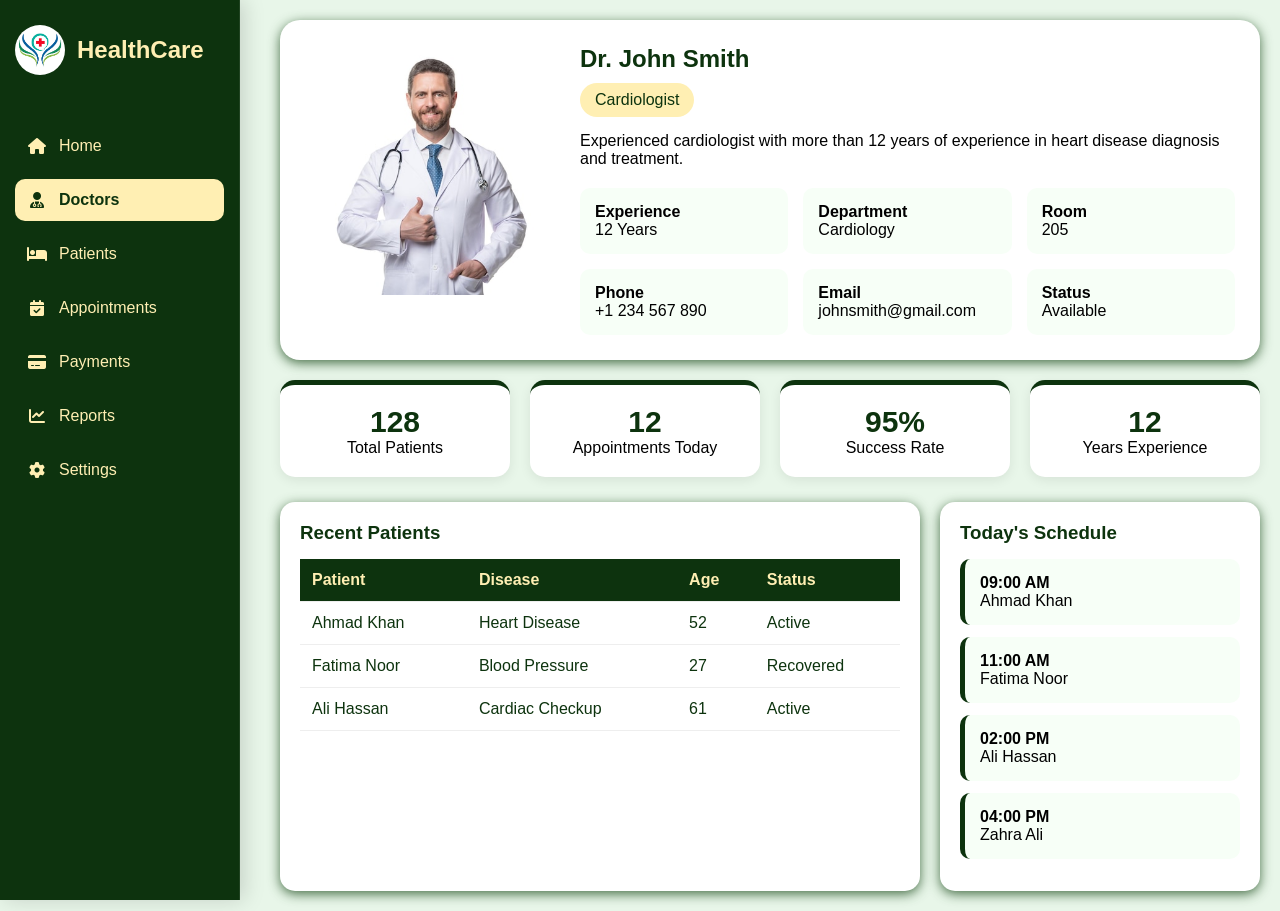
<file: doctor-profile.html>
<!DOCTYPE html>
<html lang="en">
<head>
    <meta charset="UTF-8">
    <meta name="viewport" content="width=device-width, initial-scale=1.0">
    <title>Hospital Management System</title>

    <link rel="stylesheet" href="style.css">

    <link rel="stylesheet"
    href="https://cdnjs.cloudflare.com/ajax/libs/font-awesome/6.5.2/css/all.min.css">

<style>
*{
    margin:0;
    padding:0;
    box-sizing:border-box;
    font-family:Arial, sans-serif;
}

body{
    background:#e8f6e9;
}

.dashboard{
    display:flex;
    min-height:100vh;
}

/* menu */

.sidebar{
    width:240px;
    background:#0d330e;
    color:#ffefb3;
    padding:25px 15px;
    position:fixed;
    top:0;
    left:0;
    height:100vh;
}

.logo{
    display:flex;
    align-items:center;
    gap:12px;
    margin-bottom:50px;
}

.logo img{
    width:50px;
    height:50px;
    object-fit:contain;
}

.logo span{
    font-size:24px;
    font-weight:bold;
}

.menu{
    list-style:none;
}

.menu li{
    margin-bottom:12px;
}

.menu li a{
    display:flex;
    align-items:center;
    gap:12px;
    text-decoration:none;
    color:#ffefb3;
    padding:12px;
    border-radius:10px;
    transition:.3s;
}

.menu li a:hover{
    background:#ffefb3;
    color:#0d330e;
}

.menu li a i{
    width:20px;
    text-align:center;
}

/* main */

.main-content{
    margin-left:260px;
    width:calc(100% - 260px);
    padding:20px;
    box-sizing: border-box;
}
.profile-header{
    margin-bottom:25px;
    justify-content:space-between;
    align-items:center;
    margin-bottom:20px;
}

.doctor-profile-card{
    background:#fff;
    border-radius:20px;
    padding:25px;
    display:flex;
    gap:25px;
    box-shadow:0 3px 12px rgba(29, 75, 29, 0.8);
    transition: all 0.3s ease;
}

.doctor-profile-card img{
    width:250px;
    height:250px;
    object-fit:cover;
    border-radius:20px;
}

.doctor-details{
    flex:1;
}


.doctor-details h2{
    color:#0d330e;
    margin-bottom:10px;
}

.speciality{
    display:inline-block;
    background:#ffefb3;
    color:#0d330e;
    padding:8px 15px;
    border-radius:20px;
    margin-bottom:15px;
}

.doctor-info-grid{
    display:grid;
    grid-template-columns:repeat(3,1fr);
    gap:15px;
    margin-top:20px;
}

.doctor-info-grid div{
    background:#f7fff7;
    padding:15px;
    border-radius:10px;
}

.stats-cards{
    display:grid;
    grid-template-columns:repeat(4,1fr);
    gap:20px;
    margin-bottom:25px;
}

.stat-card{
    background:#fff;
    text-align:center;
    padding:20px;
    border-radius:15px;
    border-top:5px solid #0d330e;
    box-shadow:0 3px 12px rgba(0,0,0,.08);
    transition: all 0.3s ease;
}

.stat-card h3{
    color:#0d330e;
    font-size:30px;
}

.content-grid{
    display:grid;
    grid-template-columns:2fr 1fr;
    gap:20px;
}

.patients-section,
.schedule-section{
    background:#fff;
    border-radius:15px;
    padding:20px;
    box-shadow:0 3px 12px rgba(29, 75, 29, 0.8);
    transition: all 0.3s ease;
}

.patients-section h3,
.schedule-section h3{
    color:#0d330e;
    margin-bottom:15px;
}

table{
    width:100%;
    border-collapse:collapse;
}

th{
    background:#0d330e;
    color:#ffefb3;
    padding:12px;
    text-align:left;
}

td{
    padding:12px;
    border-bottom:1px solid #eee;
}

.appointment-card{
    background:#f7fff7;
    border-left:5px solid #0d330e;
    padding:15px;
    border-radius:10px;
    margin-bottom:12px;
    transition: all 0.3s ease;
}
.doctor-profile-card:hover{
    transform: translateY(-6px);
    box-shadow: 0 14px 30px rgba(0,0,0,0.12);
}
.stat-card:hover{
    transform: translateY(-6px);
    box-shadow: 0 14px 30px rgba(0,0,0,0.12);
}
.appointment-card:hover{
    transform: translateY(-6px);
    box-shadow: 0 14px 30px rgba(0,0,0,0.12);
}
.patients-section:hover{
    transform: translateY(-6px);
    box-shadow: 0 14px 30px rgba(0,0,0,0.12);
}
.schedule-section:hover{
    transform: translateY(-6px);
    box-shadow: 0 14px 30px rgba(0,0,0,0.12);
}
</style>
</head>
<body>
    <div class="dashboard">
        <aside class="sidebar">
            <div class="logo">
                <img src="pic/abstract-wings-cross-healthcare-icon_1034893-5577.jpg" alt="">
                <span>HealthCare</span>
            </div>
            <ul class="menu">
                <li>
                    <a href="index.html">
                        <i class="fa-solid fa-house"></i>
                        Home
                    </a>
                </li>
                <li>
                    <a class="active" href="doctors.html">
                        <i class="fa-solid fa-user-doctor"></i>
                        Doctors
                    </a>
                </li>
                <li>
                    <a href="patients.html">
                        <i class="fa-solid fa-bed"></i>
                        Patients
                    </a>
                </li>
                <li>
                    <a href="appointment.html">
                        <i class="fa-solid fa-calendar-check"></i>
                        Appointments
                    </a>
                </li>
                <li>
                    <a href="patients.html">
                        <i class="fa-solid fa-credit-card"></i>
                        Payments
                    </a>
                </li>
                <li>
                    <a href="report.html">
                        <i class="fa-solid fa-chart-line"></i>
                        Reports
                    </a>
                </li>
                <li>
                    <a href="setting.html">
                        <i class="fa-solid fa-gear"></i>
                        Settings
                    </a>
                </li>
            </ul>
        </aside>
        <main class="main-content">
            <div class="profile-header">

                <div class="doctor-profile-card">
                    
            
                    <img src="pic/happy-doctor-with-stethoscope-doctor-isolated-white-medical-doctor-man-with-thumb-up_474717-99682.jpg" alt="Doctor">
                    
                    <div class="doctor-details">
            
                        <h2>Dr. John Smith</h2>
            
                        <span class="speciality">Cardiologist</span>
            
                        <p>
                            Experienced cardiologist with more than 12 years of
                            experience in heart disease diagnosis and treatment.
                        </p>
            
                        <div class="doctor-info-grid">
            
                            <div>
                                <strong>Experience</strong>
                                <p>12 Years</p>
                            </div>
            
                            <div>
                                <strong>Department</strong>
                                <p>Cardiology</p>
                            </div>
            
                            <div>
                                <strong>Room</strong>
                                <p>205</p>
                            </div>
            
                            <div>
                                <strong>Phone</strong>
                                <p>+1 234 567 890</p>
                            </div>
            
                            <div>
                                <strong>Email</strong>
                                <p>johnsmith@gmail.com</p>
                            </div>
            
                            <div>
                                <strong>Status</strong>
                                <p>Available</p>
                            </div>
            
                        </div>
                        
            
                    </div>
            
                </div>
            
            </div>
            
            
            <div class="stats-cards">
            
                <div class="stat-card">
                    <h3>128</h3>
                    <p>Total Patients</p>
                </div>
            
                <div class="stat-card">
                    <h3>12</h3>
                    <p>Appointments Today</p>
                </div>
            
                <div class="stat-card">
                    <h3>95%</h3>
                    <p>Success Rate</p>
                </div>
            
                <div class="stat-card">
                    <h3>12</h3>
                    <p>Years Experience</p>
                </div>
            
            </div>
            
            
            <div class="content-grid">
            
                <div class="patients-section">
            
                    <h3>Recent Patients</h3>
            
                    <table>
            
                        <thead>
                            <tr>
                                <th>Patient</th>
                                <th>Disease</th>
                                <th>Age</th>
                                <th>Status</th>
                            </tr>
                        </thead>
            
                        <tbody>
            
                            <tr>
                                <td>Ahmad Khan</td>
                                <td>Heart Disease</td>
                                <td>52</td>
                                <td>Active</td>
                            </tr>
            
                            <tr>
                                <td>Fatima Noor</td>
                                <td>Blood Pressure</td>
                                <td>27</td>
                                <td>Recovered</td>
                            </tr>
            
                            <tr>
                                <td>Ali Hassan</td>
                                <td>Cardiac Checkup</td>
                                <td>61</td>
                                <td>Active</td>
                            </tr>
            
                        </tbody>
            
                    </table>
            
                </div>
            
                <div class="schedule-section">
            
                    <h3>Today's Schedule</h3>
            
                    <div class="appointment-card">
                        <strong>09:00 AM</strong>
                        <p>Ahmad Khan</p>
                    </div>
            
                    <div class="appointment-card">
                        <strong>11:00 AM</strong>
                        <p>Fatima Noor</p>
                    </div>
            
                    <div class="appointment-card">
                        <strong>02:00 PM</strong>
                        <p>Ali Hassan</p>
                    </div>
            
                    <div class="appointment-card">
                        <strong>04:00 PM</strong>
                        <p>Zahra Ali</p>
                    </div>
            
                </div>
            
            </div>
        </main>
</body>
</html>
</file>
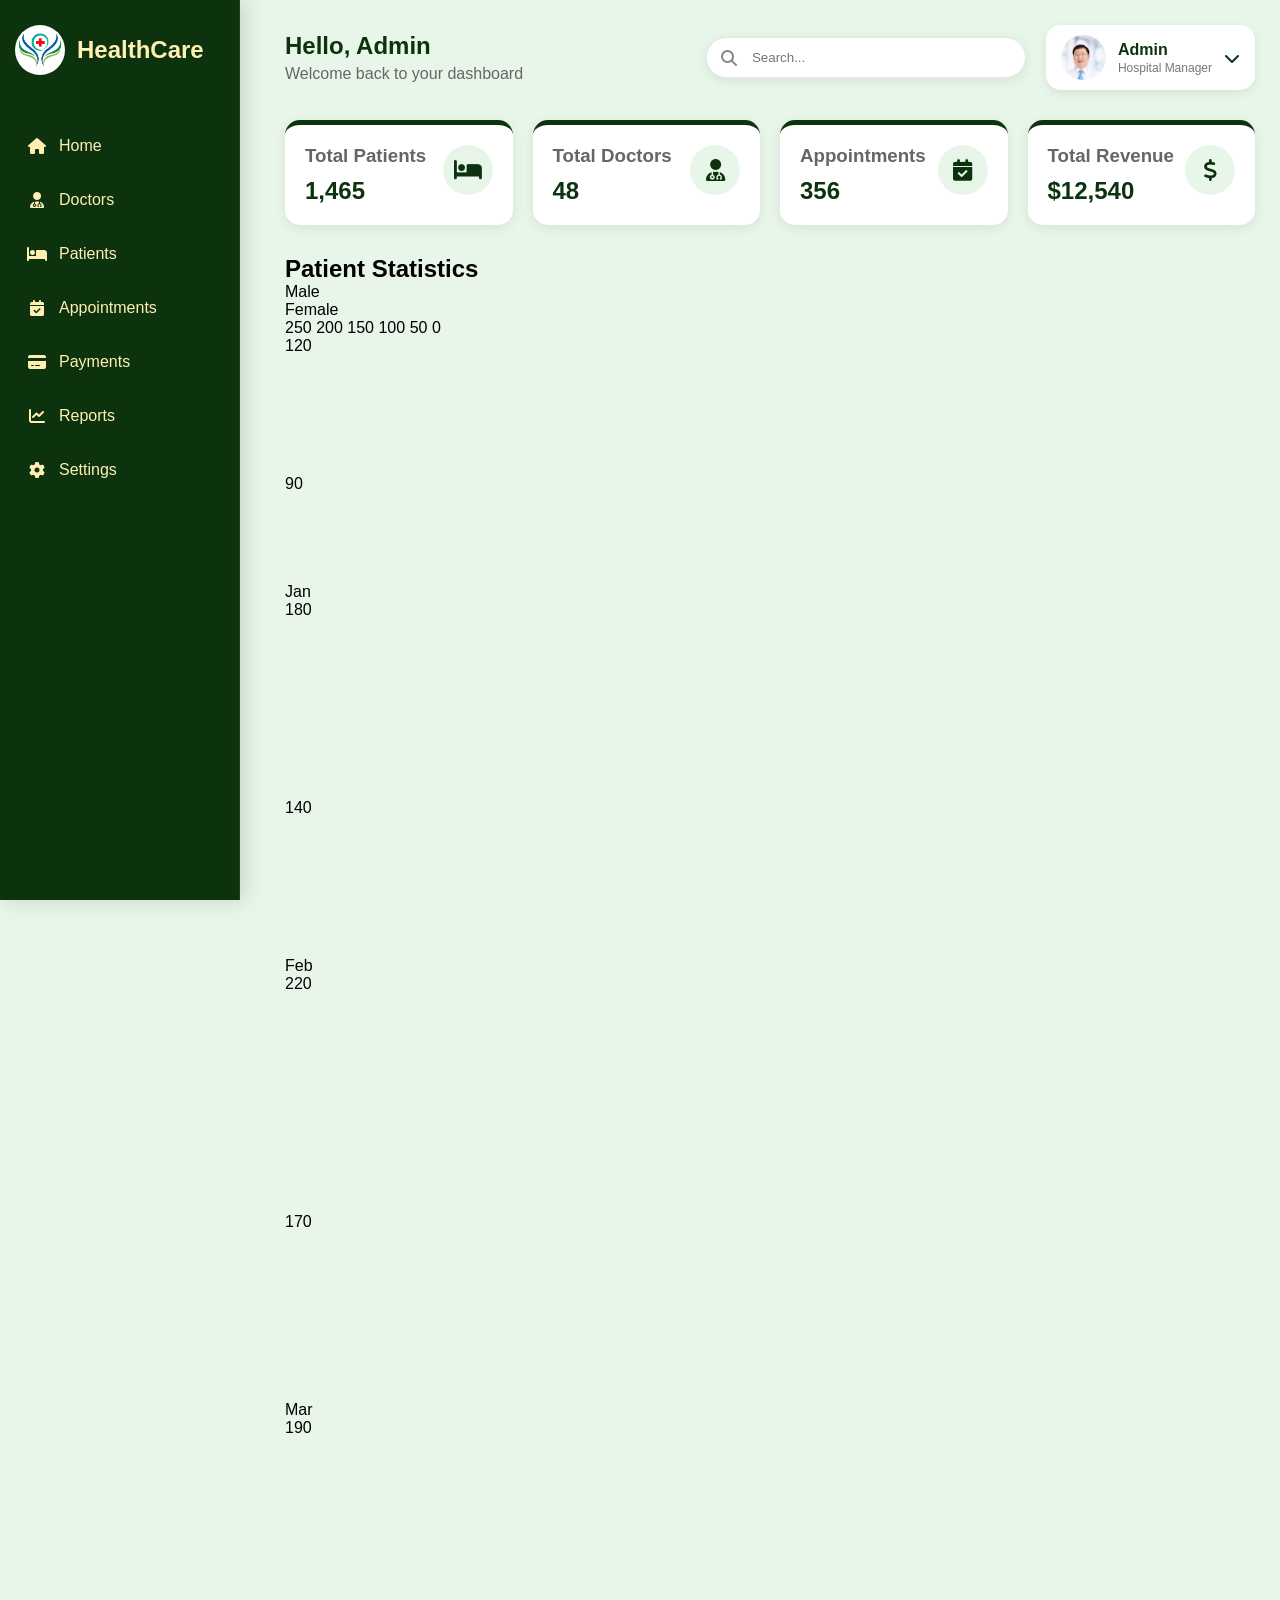
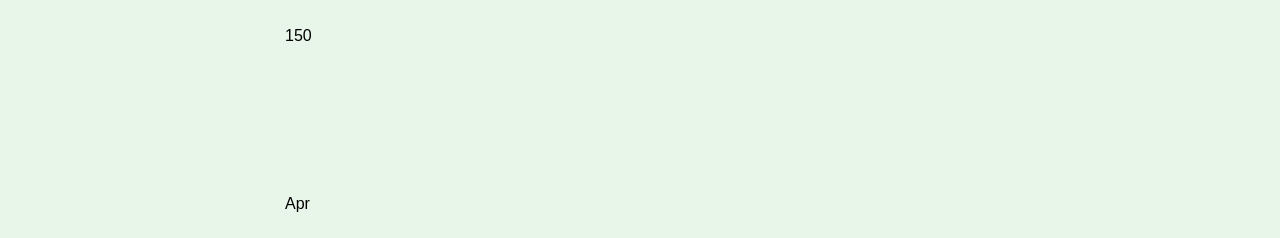
<file: HMS.html>
<!DOCTYPE html>
<html lang="en">
<head>
    <meta charset="UTF-8">
    <meta name="viewport" content="width=device-width, initial-scale=1.0">
    <title>Hospital Management System</title>

    <link rel="stylesheet" href="style.css">

    <link rel="stylesheet"
    href="https://cdnjs.cloudflare.com/ajax/libs/font-awesome/6.5.2/css/all.min.css">
</head>
<body>

<div class="dashboard">
    <aside class="sidebar">
        <div class="logo">
            <img src="pic/abstract-wings-cross-healthcare-icon_1034893-5577.jpg" alt="">
            <span>HealthCare</span>
        </div>

        <ul class="menu">
            <li>
                <a href="HMS.html">
                    <i class="fa-solid fa-house"></i>
                    Home
                </a>
            </li>
            <li>
                <a href="doctors.html">
                    <i class="fa-solid fa-user-doctor"></i>
                    Doctors
                </a>
            </li>
            <li>
                <a href="patients.html">
                    <i class="fa-solid fa-bed"></i>
                    Patients
                </a>
            </li>
            <li>
                <a href="appointment.html">
                    <i class="fa-solid fa-calendar-check"></i>
                    Appointments
                </a>
            </li>
            <li>
                <a href="payment.html">
                    <i class="fa-solid fa-credit-card"></i>
                    Payments
                </a>
            </li>
            <li>
                <a href="report.html">
                    <i class="fa-solid fa-chart-line"></i>
                    Reports
                </a>
            </li>
            <li>
                <a href="setting.html">
                    <i class="fa-solid fa-gear"></i>
                    Settings
                </a>
            </li>
        </ul>
    </aside>


    <main class="main-content">
        <header class="top-bar">
            <div>
                <h2>Hello, Admin</h2>
                <p>Welcome back to your dashboard</p>
            </div>
            <div class="top-right">
                <div class="search">
                    <i class="fa-solid fa-magnifying-glass"></i>
                    <input type="text" placeholder="Search...">
                </div>

                <div class="admin-box">

                    <img src="pic/dr.-yoon-sung-soo.png" alt="">
                
                    <div class="admin-info">
                        <h4>Admin</h4>
                        <p>Hospital Manager</p>
                    </div>
                    <i class="fa-solid fa-chevron-down"></i>
                </div>
            </div>
        </header>

        

        <section class="cards">
            <div class="card">
                <div class="card-icon">
                    <i class="fa-solid fa-bed"></i>
                </div>
                <h3>Total Patients</h3>
                <h1>1,465</h1>
            </div>
            <div class="card">
                <div class="card-icon">
                    <i class="fa-solid fa-user-doctor"></i>
                </div>
                <h3>Total Doctors</h3>
                <h1>48</h1>
            </div>

            <div class="card">
                <div class="card-icon">
                    <i class="fa-solid fa-calendar-check"></i>
                </div>
                <h3>Appointments</h3>
                <h1>356</h1>
            </div>

            <div class="card">
                <div class="card-icon">
                    <i class="fa-solid fa-dollar-sign"></i>
                </div>
                <h3>Total Revenue</h3>
                <h1>$12,540</h1>
            </div>
        </section>

        

        <section class="chart-card">
            <div class="section-header">
                <h2>Patient Statistics</h2>
            </div>
            <div class="legend">
                <div>
                    <span class="male-box"></span>
                    Male
                </div>
                <div>
                    <span class="female-box"></span>
                    Female
                </div>
            </div>

            <div class="chart-wrapper">
                <div class="y-axis">
                    <span>250</span>
                    <span>200</span>
                    <span>150</span>
                    <span>100</span>
                    <span>50</span>
                    <span>0</span>
                </div>
                <div class="chart">
                    <div class="bar-group">
                        <div class="bars">
                            <div class="bar-column">
                                <div class="value">120</div>
                                <div class="bar male" style="height:120px;"></div>
                            </div>
                            <div class="bar-column">
                                <div class="value">90</div>
                                <div class="bar female" style="height:90px;"></div>
                            </div>
                        </div>
                        <span class="month">Jan</span>
                    </div>
                    <div class="bar-group">
                        <div class="bars">
                            <div class="bar-column">
                                <div class="value">180</div>
                                <div class="bar male" style="height:180px;"></div>
                            </div>
                            <div class="bar-column">
                                <div class="value">140</div>
                                <div class="bar female" style="height:140px;"></div>
                            </div>
                        </div>
                        <span class="month">Feb</span>
                    </div>
                    <div class="bar-group">
                        <div class="bars">
                            <div class="bar-column">
                                <div class="value">220</div>
                                <div class="bar male" style="height:220px;"></div>
                            </div>
                            <div class="bar-column">
                                <div class="value">170</div>
                                <div class="bar female" style="height:170px;"></div>
                            </div>
                        </div>
                        <span class="month">Mar</span>
                    </div>
                    <div class="bar-group">
                        <div class="bars">
                            <div class="bar-column">
                                <div class="value">190</div>
                                <div class="bar male" style="height:190px;"></div>
                            </div>
                            <div class="bar-column">
                                <div class="value">150</div>
                                <div class="bar female" style="height:150px;"></div>
                            </div>
                        </div>
                        <span class="month">Apr</span>
                    </div>
                </div>
            </div>
        </section>
    </main>
</div>
</body>
</html>
</file>
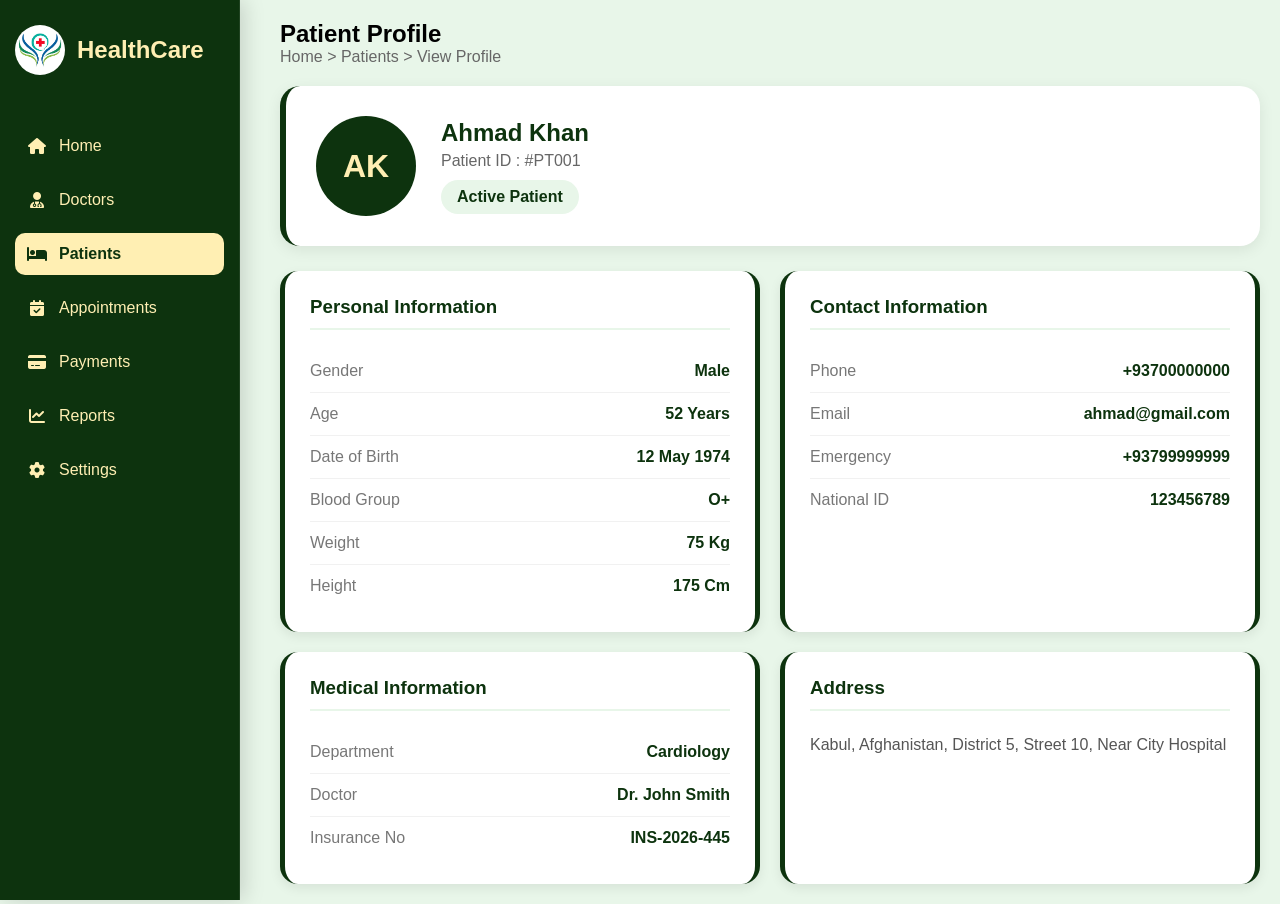
<file: patient-profile.html>
<!DOCTYPE html>
<html lang="en">
<head>
    <meta charset="UTF-8">
    <meta name="viewport" content="width=device-width, initial-scale=1.0">
    <title>Hospital Management System</title>

    <link rel="stylesheet" href="style.css">

    <link rel="stylesheet"
    href="https://cdnjs.cloudflare.com/ajax/libs/font-awesome/6.5.2/css/all.min.css">

<style>
*{
    margin:0;
    padding:0;
    box-sizing:border-box;
    font-family:Arial, sans-serif;
}

body{
    background:#e8f6e9;
}

.dashboard{
    display:flex;
    min-height:100vh;
}

/* menu */

.sidebar{
    width:240px;
    background:#0d330e;
    color:#ffefb3;
    padding:25px 15px;
    position:fixed;
    top:0;
    left:0;
    height:100vh;
}

.logo{
    display:flex;
    align-items:center;
    gap:12px;
    margin-bottom:50px;
}

.logo img{
    width:50px;
    height:50px;
    object-fit:contain;
}

.logo span{
    font-size:24px;
    font-weight:bold;
}

.menu{
    list-style:none;
}

.menu li{
    margin-bottom:12px;
}

.menu li a{
    display:flex;
    align-items:center;
    gap:12px;
    text-decoration:none;
    color:#ffefb3;
    padding:12px;
    border-radius:10px;
    transition:.3s;
}

.menu li a:hover{
    background:#ffefb3;
    color:#0d330e;
}

.menu li a i{
    width:20px;
    text-align:center;
}

/* main */

.main-content{
    margin-left:260px;
    width:calc(100% - 260px);
    padding:20px;
    box-sizing: border-box;
}
.page-header{
    display:flex;
    justify-content:space-between;
    align-items:center;
    margin-bottom:20px;
}
.page-header p{
    color: #666;
}
.patient-header{
    background:#fff;
    border-radius:20px;
    padding:30px;
    display:flex;
    align-items:center;
    gap:25px;
    margin-bottom:25px;
    box-shadow:0 4px 15px rgba(0,0,0,.08);
    border-left:6px solid #0d330e;
}

.avatar{
    width:100px;
    height:100px;
    border-radius:50%;
    background:#0d330e;
    color:#ffefb3;
    display:flex;
    justify-content:center;
    align-items:center;
    font-size:32px;
    font-weight:bold;
}

.patient-info h2{
    color:#0d330e;
    margin-bottom:5px;
}

.patient-info p{
    color:#666;
    margin-bottom:10px;
}

.status{
    display:inline-block;
    padding:8px 16px;
    background:#e8f6e9;
    color:#0d330e;
    border-radius:30px;
    font-weight:bold;
}

.profile-grid{
    display:grid;
    grid-template-columns: repeat(2 , 1fr);
    gap:20px;
}

.profile-card{
    background:#fff;
    padding:25px;
    border-radius:18px;
    border-left: 5px solid #0d330e;
    border-right: 5px solid #0d330e;
    box-shadow:0 4px 12px rgba(0,0,0,.08);
}

.profile-card h3{
    color:#0d330e;
    margin-bottom:20px;
    padding-bottom:10px;
    border-bottom:2px solid #e8f6e9;
}

.info-row{
    display:flex;
    justify-content:space-between;
    padding:12px 0;
    border-bottom:1px solid #f1f1f1;
}

.info-row:last-child{
    border-bottom:none;
}

.info-row span{
    color:#777;
}

.info-row strong{
    color:#0d330e;
}

.address-text{
    color:#555;
    line-height:1.8;
}

</style>
</head>
<body>
    <div class="dashboard">
        <aside class="sidebar">
            <div class="logo">
                <img src="pic/abstract-wings-cross-healthcare-icon_1034893-5577.jpg" alt="">
                <span>HealthCare</span>
            </div>
            <ul class="menu">
                <li>
                    <a href="index.html">
                        <i class="fa-solid fa-house"></i>
                        Home
                    </a>
                </li>
                <li>
                    <a href="doctors.html">
                        <i class="fa-solid fa-user-doctor"></i>
                        Doctors
                    </a>
                </li>
                <li>
                    <a class="active" href="patients.html">
                        <i class="fa-solid fa-bed"></i>
                        Patients
                    </a>
                </li>
                <li>
                    <a href="appointment.html">
                        <i class="fa-solid fa-calendar-check"></i>
                        Appointments
                    </a>
                </li>
                <li>
                    <a href="patients.html">
                        <i class="fa-solid fa-credit-card"></i>
                        Payments
                    </a>
                </li>
                <li>
                    <a href="report.html">
                        <i class="fa-solid fa-chart-line"></i>
                        Reports
                    </a>
                </li>
                <li>
                    <a href="setting.html">
                        <i class="fa-solid fa-gear"></i>
                        Settings
                    </a>
                </li>
            </ul>
        </aside>
    <main class="main-content">

        <div class="page-header">
            <div>
                <h2>Patient Profile</h2>
                <p>Home > Patients > View Profile</p>
            </div>
        </div>
        <div class="patient-header">
            <div class="avatar">
                AK
            </div>
    
            <div class="patient-info">
                <h2>Ahmad Khan</h2>
                <p>Patient ID : #PT001</p>
    
                <div class="status">
                    Active Patient
                </div>
            </div>
    
        </div>
        <div class="profile-grid">
            <div class="profile-card">
                <h3>Personal Information</h3>
                <div class="info-row">
                    <span>Gender</span>
                    <strong>Male</strong>
                </div>
    
                <div class="info-row">
                    <span>Age</span>
                    <strong>52 Years</strong>
                </div>
    
                <div class="info-row">
                    <span>Date of Birth</span>
                    <strong>12 May 1974</strong>
                </div>
    
                <div class="info-row">
                    <span>Blood Group</span>
                    <strong>O+</strong>
                </div>
    
                <div class="info-row">
                    <span>Weight</span>
                    <strong>75 Kg</strong>
                </div>
    
                <div class="info-row">
                    <span>Height</span>
                    <strong>175 Cm</strong>
                </div>
    
            </div>
            <div class="profile-card">
    
                <h3>Contact Information</h3>
    
                <div class="info-row">
                    <span>Phone</span>
                    <strong>+93700000000</strong>
                </div>
    
                <div class="info-row">
                    <span>Email</span>
                    <strong>ahmad@gmail.com</strong>
                </div>
    
                <div class="info-row">
                    <span>Emergency</span>
                    <strong>+93799999999</strong>
                </div>
    
                <div class="info-row">
                    <span>National ID</span>
                    <strong>123456789</strong>
                </div>
    
            </div>
            <div class="profile-card">
                <h3>Medical Information</h3>
                <div class="info-row">
                    <span>Department</span>
                    <strong>Cardiology</strong>
                </div>
    
                <div class="info-row">
                    <span>Doctor</span>
                    <strong>Dr. John Smith</strong>
                </div>
    
                <div class="info-row">
                    <span>Insurance No</span>
                    <strong>INS-2026-445</strong>
                </div>
    
            </div>
            <div class="profile-card">
    
                <h3>Address</h3>
    
                <p class="address-text">
                    Kabul, Afghanistan, District 5,
                    Street 10, Near City Hospital
                </p>
    
            </div>
    
        </div>
    
    
</main>

            

</body>
</html>
</file>
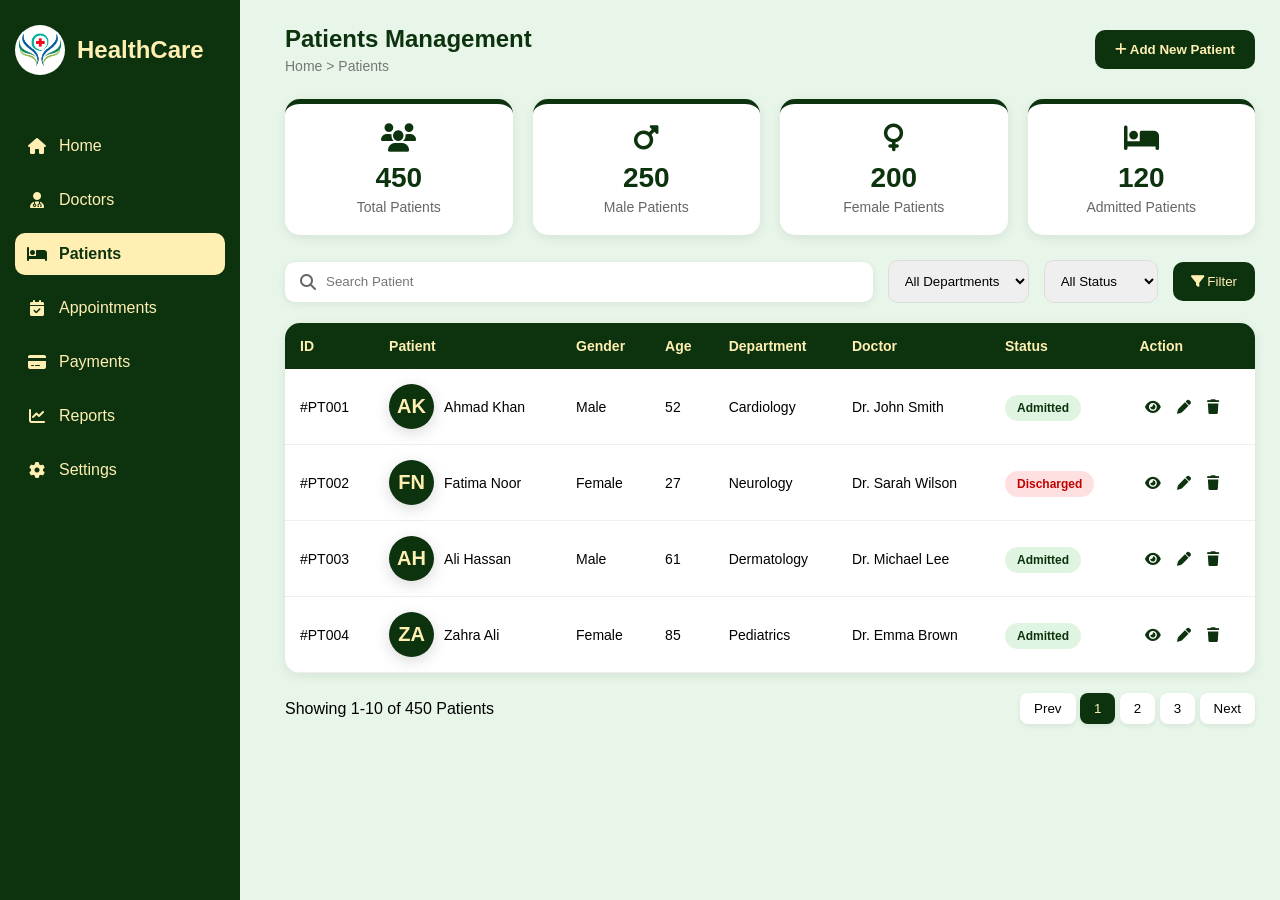
<file: patients.html>
<!DOCTYPE html>
<html lang="en">
<head>
    <meta charset="UTF-8">
    <meta name="viewport" content="width=device-width, initial-scale=1.0">
    <title>Hospital Management System</title>

    

    <link rel="stylesheet"
    href="https://cdnjs.cloudflare.com/ajax/libs/font-awesome/6.5.2/css/all.min.css">

<style>
*{
    margin:0;
    padding:0;
    box-sizing:border-box;
    font-family:Arial, sans-serif;
}

body{
    background:#e8f6e9;
}

.dashboard{
    display:flex;
    min-height:100vh;
}

/* Sidebar */

.sidebar{
    width:240px;
    background:#0d330e;
    color:#ffefb3;
    padding:25px 15px;
    position:fixed;
    top:0;
    left:0;
    height:100vh;
}

.logo{
    display:flex;
    align-items:center;
    gap:12px;
    margin-bottom:50px;
}

.logo img{
    width:50px;
    height:50px;
    border-radius: 50%;
    object-fit:contain;
}

.logo span{
    font-size:24px;
    font-weight:bold;
}

.menu{
    list-style:none;
}

.menu li{
    margin-bottom:12px;
}

.menu li a{
    display:flex;
    align-items:center;
    gap:12px;
    text-decoration:none;
    color:#ffefb3;
    padding:12px;
    border-radius:10px;
    transition:.3s;
}

.menu li a:hover{
    background:#ffefb3;
    color:#0d330e;
}
.menu li a:hover,
.menu li a.active{
    background: #ffefb3;
    color: #0d330e;
    font-weight: 600;
}

.menu li a i{
    width:20px;
    text-align:center;
}

/* Main */

.main-content{
    margin-left:260px;
    width:calc(100% - 260px);
    padding:25px;
    box-sizing: border-box;
}

.patients-header{
    display:flex;
    justify-content:space-between;
    align-items:center;
    margin-bottom:25px;
}

.patients-header h2{
    color:#0d330e;
    margin-bottom:5px;
}

.patients-header p{
    color:#777;
    font-size:14px;
}

.add-patient-btn{
    background:#0d330e;
    color:#ffefb3;
    border:none;
    padding:12px 20px;
    border-radius:10px;
    cursor:pointer;
    font-weight:bold;
    transition:.3s;
}
.add-patient-btn a{
    text-decoration: none;
    color:#ffefb3;
}

.add-patient-btn:hover{
    background:#145017;
}

.report-cards{
    display:grid;
    grid-template-columns:repeat(4,1fr);
    gap:20px;
    margin-bottom:25px;
}

.report-card{
    background:#fff;
    border-radius:15px;
    padding:20px;
    text-align:center;
    box-shadow:0 3px 12px rgba(0,0,0,.08);
    border-top:5px solid #0d330e;
    transition: all 0.3s ease;
}
.report-card:hover{
    transform: translateY(-6px);
    box-shadow: 0 14px 30px rgba(0,0,0,0.12);
}
.report-card i{
    font-size:28px;
    color:#0d330e;
    margin-bottom:10px;
}

.report-card h3{
    color:#0d330e;
    font-size:28px;
    margin-bottom:5px;
}

.report-card p{
    color:#666;
    font-size:14px;
}
.report-card:hover i{
    transform: scale(1.08);
}

.table-toolbar{
    display:flex;
    gap:15px;
    margin-bottom:20px;
    flex-wrap:wrap;
    align-items:center;
}

.search-box{
    background:#fff;
    display:flex;
    align-items:center;
    padding:12px 15px;
    border-radius:10px;
    flex:1;
    min-width:250px;
    box-shadow:0 2px 8px rgba(0,0,0,.08);
}

.search-box i{
    color:#666;
}

.search-box input{
    border:none;
    outline:none;
    width:100%;
    margin-left:10px;
}

.table-toolbar select{
    padding:12px;
    border:1px solid #ddd;
    border-radius:10px;
    outline:none;
}

.filter-btn{
    background:#0d330e;
    color:#ffefb3;
    border:none;
    padding:12px 18px;
    border-radius:10px;
    cursor:pointer;
}
.table-container{
    background:#fff;
    border-radius:15px;
    overflow:hidden;
    box-shadow:0 3px 12px rgba(0,0,0,.08);
    overflow-x:auto;
    
}

table{
    width:100%;
    border-collapse:collapse;
    
    
}

thead{
    background:#0d330e;

}

thead th{
    color:#ffefb3;
    padding:15px;
    text-align:left;
    font-size:14px;
}

tbody td{
    padding:15px;
    border-bottom:1px solid #eee;
    font-size:14px;
    
}
tbody tr{
    transition:all 0.3s linear;
}
tbody tr:hover{
    background: #eeeeee;
    transform:translateY(+8px) scale(1.03);
    box-shadow: 0 20px 40px rgba(0, 0, 0, 0.15);
}

.patient-info{
    display:flex;
    align-items:center;
    gap:10px;
}


.patient-avatar{
    width: 45px;
    height: 45px;
    min-width: 45px;
    display: flex;
    justify-content: center;
    align-items: center;
    background: #0d330e;
    color: #ffefb3;
    font-size: 20px;
    font-weight: bold;
    border-radius: 50%;
    box-shadow: 0 4px 15px rgba(0, 0, 0, .15);
}

.active1{
    background:#dff5e1;
    color:#0d330e;
    padding:6px 12px;
    border-radius:20px;
    font-size:12px;
    font-weight:bold;
}

.inactive{
    background:#ffe0e0;
    color:#c40000;
    padding:6px 12px;
    border-radius:20px;
    font-size:12px;
    font-weight:bold;
}

.actions{
    white-space:nowrap;
}

.actions i{
    margin:0 6px;
    cursor:pointer;
    color:#0d330e;
    transition:.3s;
}

.actions i:hover{
    color:#1f7a25;
}

.pagination{
    display:flex;
    justify-content:space-between;
    align-items:center;
    margin-top:20px;
    flex-wrap:wrap;
    gap:10px;
}

.page-buttons button{
    border:none;
    padding:8px 14px;
    border-radius:8px;
    cursor:pointer;
    background:#fff;
    box-shadow:0 2px 5px rgba(0,0,0,.08);
}

.active-page{
    background:#0d330e !important;
    color:#ffefb3;
}

@media(max-width:992px){

    .report-cards{
        grid-template-columns:repeat(2,1fr);
    }

}

@media(max-width:768px){

    .patients-header{
        flex-direction:column;
        align-items:flex-start;
        gap:15px;
    }

    .report-cards{
        grid-template-columns:1fr;
    }

    .table-toolbar{
        flex-direction:column;
        align-items:stretch;
    }

}
</style>
</head>
<body>

<div class="dashboard">
    <aside class="sidebar">

        <div class="logo">
            <img src="pic/abstract-wings-cross-healthcare-icon_1034893-5577.jpg" alt="">
            <span>HealthCare</span>
        </div>

        <ul class="menu">

            <li>
                <a href="index.html">
                    <i class="fa-solid fa-house"></i>
                    Home
                </a>
            </li>

            <li>
                <a href="doctors.html">
                    <i class="fa-solid fa-user-doctor"></i>
                    Doctors
                </a>
            </li>

            <li>
                <a class="active" href="patients.html">
                    <i class="fa-solid fa-bed"></i>
                    Patients
                </a>
            </li>

            <li>
                <a href="appointment.html">
                    <i class="fa-solid fa-calendar-check"></i>
                    Appointments
                </a>
            </li>

            <li>
                <a href="payment.html">
                    <i class="fa-solid fa-credit-card"></i>
                    Payments
                </a>
            </li>

            <li>
                <a href="report.html">
                    <i class="fa-solid fa-chart-line"></i>
                    Reports
                </a>
            </li>

            <li>
                <a href="setting.html">
                    <i class="fa-solid fa-gear"></i>
                    Settings
                </a>
            </li>

        </ul>

    </aside>
    <main class="main-content">

            <section class="patients-section">
                <div class="patients-header">
            
                    <div>
                        <h2>Patients Management</h2>
                        <p>Home > Patients</p>
                    </div>
            
                    <button class="add-patient-btn">
                        <i class="fa-solid fa-plus"></i><a href="add-patient.html">
                        Add New Patient
                        </a>
                    </button>
            
                </div>
                <div class="report-cards">
            
                    <div class="report-card">
                        <i class="fa-solid fa-users"></i>
                        <h3>450</h3>
                        <p>Total Patients</p>
                    </div>
            
                    <div class="report-card">
                        <i class="fa-solid fa-mars"></i>
                        <h3>250</h3>
                        <p>Male Patients</p>
                    </div>
            
                    <div class="report-card">
                        <i class="fa-solid fa-venus"></i>
                        <h3>200</h3>
                        <p>Female Patients</p>
                    </div>
            
                    <div class="report-card">
                        <i class="fa-solid fa-bed"></i>
                        <h3>120</h3>
                        <p>Admitted Patients</p>
                    </div>
            
                </div>
                <div class="table-toolbar">
            
                    <div class="search-box">
                        <i class="fa-solid fa-magnifying-glass"></i>
                        <input type="text" placeholder="Search Patient">
                    </div>
            
                    <select>
                        <option>All Departments</option>
                        <option>Cardiology</option>
                        <option>Neurology</option>
                        <option>Dermatology</option>
                    </select>
            
                    <select>
                        <option>All Status</option>
                        <option>Admitted</option>
                        <option>Discharged</option>
                    </select>
            
                    <button class="filter-btn">
                        <i class="fa-solid fa-filter"></i>
                        Filter
                    </button>
            
                </div>
                <div class="table-container">
            
                    <table>
            
                        <thead>
            
                            <tr>
                                <th>ID</th>
                                <th>Patient</th>
                                <th>Gender</th>
                                <th>Age</th>
                                <th>Department</th>
                                <th>Doctor</th>
                                <th>Status</th>
                                <th>Action</th>
                            </tr>
            
                        </thead>
            
                        <tbody>
            
                            <tr>
            
                                <td>#PT001</td>
            
                                <td>
                                    <div class="patient-info">
                                        <div class="patient-avatar">AK</div>
                                        <span>Ahmad Khan</span>
                                    </div>
                                </td>
            
                                <td>Male</td>
                                <td>52</td>
                                <td>Cardiology</td>
                                <td>Dr. John Smith</td>
            
                                <td>
                                    <span class="active1">Admitted</span>
                                </td>
            
                                <td class="actions">
                                    <a href="patient-profile.html"><i class="fa-solid fa-eye"></i></a>
                                    <i class="fa-solid fa-pen"></i>
                                    <i class="fa-solid fa-trash"></i>
                                </td>
            
                            </tr>
            
                            <tr>
            
                                <td>#PT002</td>
            
                                <td>
                                    <div class="patient-info">
                                        <div class="patient-avatar">FN</div>
                                        <span>Fatima Noor</span>
                                    </div>
                                </td>
            
                                <td>Female</td>
                                <td>27</td>
                                <td>Neurology</td>
                                <td>Dr. Sarah Wilson</td>
            
                                <td>
                                    <span class="inactive">Discharged</span>
                                </td>
            
                                <td class="actions">
                                    <i class="fa-solid fa-eye"></i>
                                    <i class="fa-solid fa-pen"></i>
                                    <i class="fa-solid fa-trash"></i>
                                </td>
            
                            </tr>
            
                            <tr>
            
                                <td>#PT003</td>
            
                                <td>
                                    <div class="patient-info">
                                        <div class="patient-avatar">AH</div>
                                        <span>Ali Hassan</span>
                                    </div>
                                </td>
            
                                <td>Male</td>
                                <td>61</td>
                                <td>Dermatology</td>
                                <td>Dr. Michael Lee</td>
            
                                <td>
                                    <span class="active1">Admitted</span>
                                </td>
            
                                <td class="actions">
                                    <i class="fa-solid fa-eye"></i>
                                    <i class="fa-solid fa-pen"></i>
                                    <i class="fa-solid fa-trash"></i>
                                </td>
            
                            </tr>
            
                            <tr>
            
                                <td>#PT004</td>
            
                                <td>
                                    <div class="patient-info">
                                        <div class="patient-avatar">ZA</div>
                                        <span>Zahra Ali</span>
                                    </div>
                                </td>
            
                                <td>Female</td>
                                <td>85</td>
                                <td>Pediatrics</td>
                                <td>Dr. Emma Brown</td>
            
                                <td>
                                    <span class="active1">Admitted</span>
                                </td>
            
                                <td class="actions">
                                    <i class="fa-solid fa-eye"></i>
                                    <i class="fa-solid fa-pen"></i>
                                    <i class="fa-solid fa-trash"></i>
                                </td>
            
                            </tr>
            
                        </tbody>
            
                    </table>
            
                </div>
                <div class="pagination">
            
                    <span>Showing 1-10 of 450 Patients</span>
            
                    <div class="page-buttons">
            
                        <button>Prev</button>
                        <button class="active-page">1</button>
                        <button>2</button>
                        <button>3</button>
                        <button>Next</button>
            
                    </div>
            
                </div>
            
            </section>
            
            </main>
        </body>
</html>
</file>
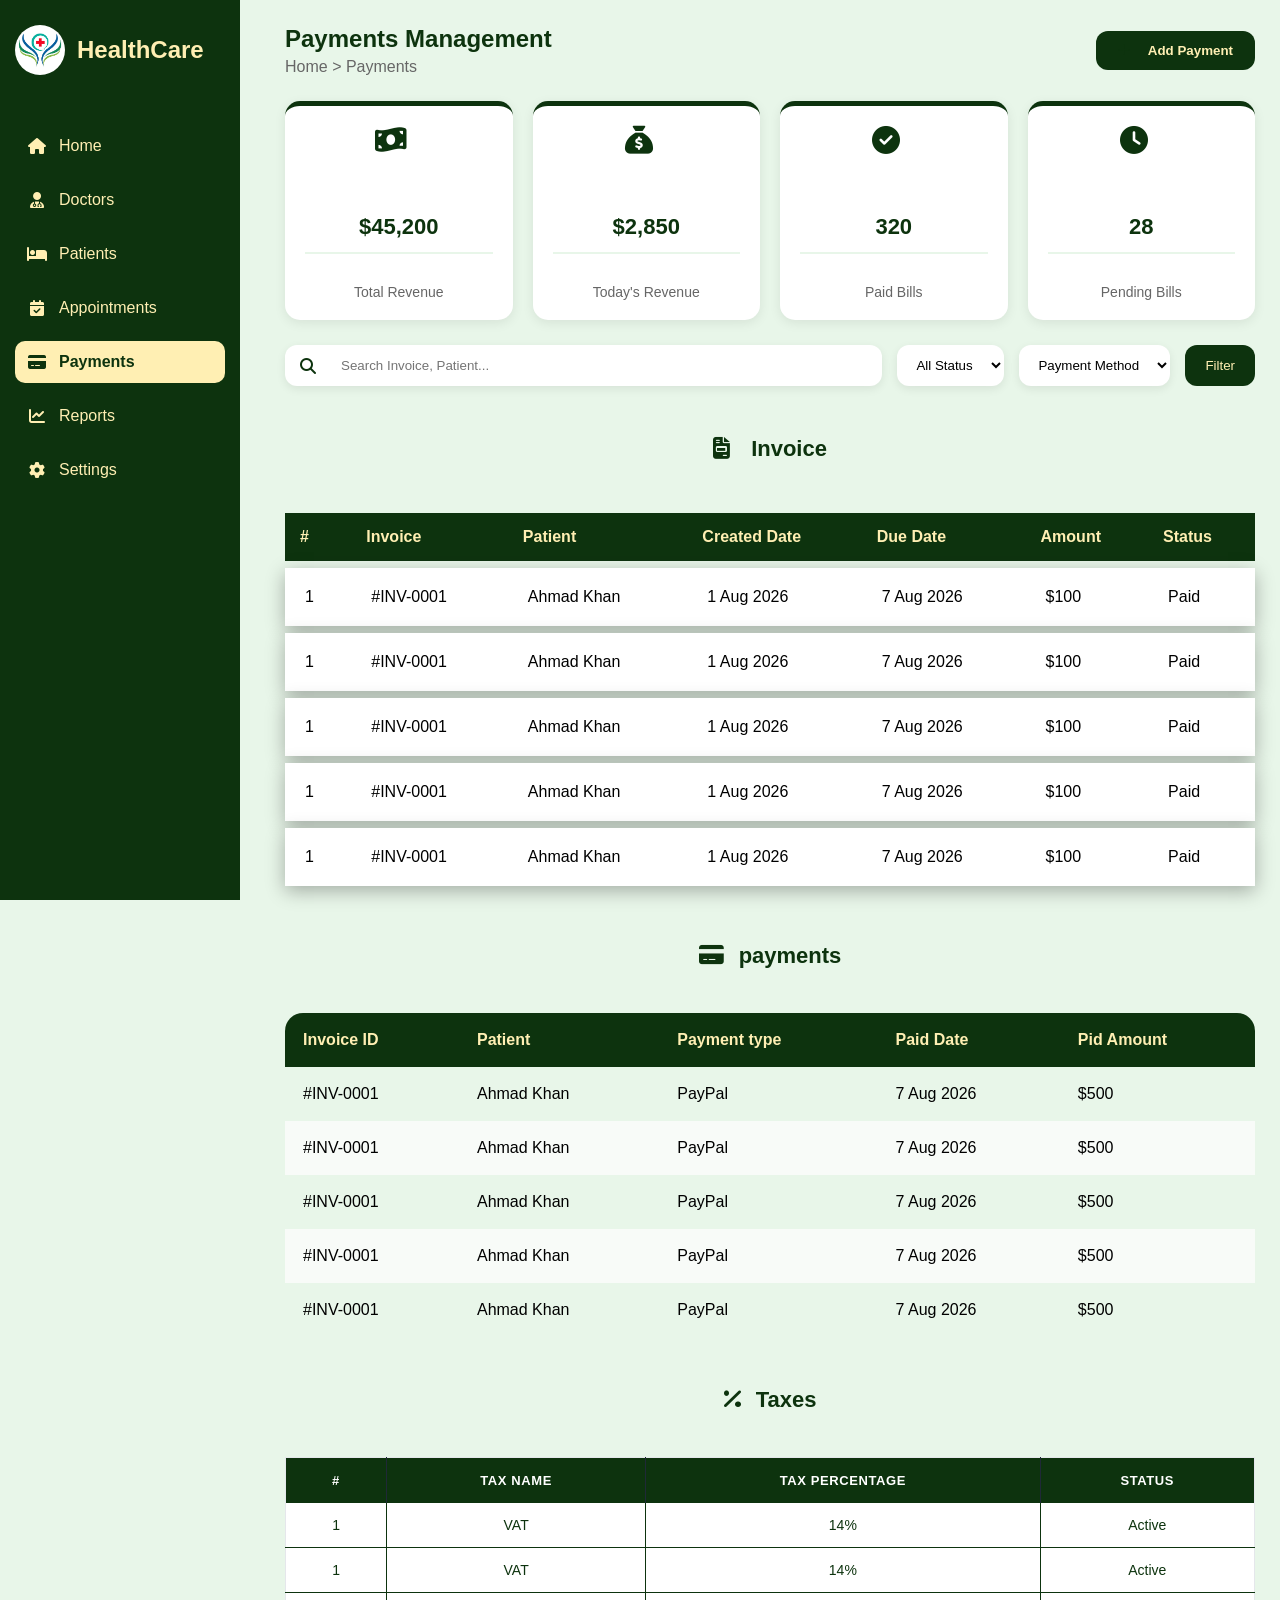
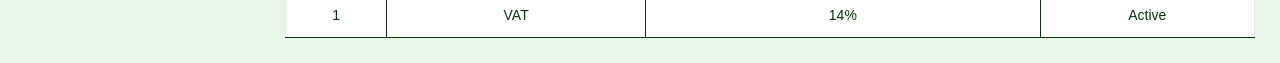
<file: payment.html>
<!DOCTYPE html>
<html lang="en">
<head>
    <meta charset="UTF-8">
    <meta name="viewport" content="width=device-width, initial-scale=1.0">
    <title>Hospital Management System</title>

    

    <link rel="stylesheet"
    href="https://cdnjs.cloudflare.com/ajax/libs/font-awesome/6.5.2/css/all.min.css">

    <style>
        *{
    margin:0;
    padding:0;
    box-sizing:border-box;
    font-family:Arial, sans-serif;
}

body{
    background:#e8f6e9;
}

.dashboard{
    display:flex;
    min-height:100vh;
}
.sidebar{
    width:240px;
    background:#0d330e;
    color:#ffefb3;
    padding:25px 15px;
    position:fixed;
    top:0;
    left:0;
    height:100vh;
}

.logo{
    display:flex;
    align-items:center;
    gap:12px;
    margin-bottom:50px;
}

.logo img{
    width:50px;
    height:50px;
    border-radius: 50%;
    object-fit:contain;
}

.logo span{
    font-size:24px;
    font-weight:bold;
}

.menu{
    list-style:none;
}

.menu li{
    margin-bottom:12px;
}

.menu li a{
    display:flex;
    align-items:center;
    gap:12px;
    text-decoration:none;
    color:#ffefb3;
    padding:12px;
    border-radius:10px;
    transition:.3s;
}

.menu li a:hover{
    background:#ffefb3;
    color:#0d330e;
}

.menu li a:hover,
.menu li a.active{
    background: #ffefb3;
    color: #0d330e;
    font-weight: 600;
}
.menu li a i{
    width:20px;
    text-align:center;
}

/* Main */

.main-content{
    margin-left:260px;
    width:calc(100% - 260px);
    padding:25px;
    box-sizing: border-box;
}

.payment-header{
    display:flex;
    justify-content:space-between;
    align-items:center;
    margin-bottom:25px;
}

.payment-header h2{
    color:#0d330e;
}

.payment-header p{
    color:#666;
    margin-top:5px;
}

.add-payment-btn{
    background:#0d330e;
    color:#ffefb3;
    border:none;
    padding:12px 22px;
    border-radius:12px;
    cursor:pointer;
    font-weight:bold;
    transition:.3s;
}

.add-payment-btn:hover{
    transform:translateY(-2px);
}
.payment-cards{
    display:grid;
    grid-template-columns:repeat(4,1fr);
    gap:20px;
    margin-bottom:25px;
}

.payment-card{
    background:#fff;
    border-radius:15px;
    padding:20px;
    text-align:center;
    box-shadow:0 3px 12px rgba(0,0,0,.08);
    border-top:5px solid #0d330e;
    transition: all 0.3s ease;
}
.payment-card:hover{
    transform: translateY(-6px);
    box-shadow: 0 14px 30px rgba(0,0,0,0.12);
}
.payment-card i{
    font-size:28px;
    color:#0d330e;
    margin-bottom:10px;
}

.payment-card h3{
    color:#0d330e;
    font-size:28px;
    margin-bottom:5px;
}

.payment-card p{
    color:#666;
    font-size:14px;
}
.payment-card:hover i{
    transform: scale(1.08);
}




.payment-toolbar{
    display:flex;
    gap:15px;
    margin-bottom:25px;
    flex-wrap:wrap;
}

.search-box{
    flex:1;
    min-width:280px;
    background:white;
    padding:12px 15px;
    border-radius:12px;
    display:flex;
    align-items:center;
    box-shadow:0 3px 10px rgba(0,0,0,.08);
}

.search-box input{
    width:100%;
    border:none;
    outline:none;
    margin-left:10px;
    background:none;
}

.payment-toolbar select{
    padding:12px 15px;
    border:none;
    border-radius:12px;
    background:white;
    box-shadow:0 3px 10px rgba(0,0,0,.08);
}

.filter-btn{
    background:#0d330e;
    color:#ffefb3;
    border:none;
    padding:12px 20px;
    border-radius:12px;
    cursor:pointer;
}

.invoice-section h3 ,
.payment-section h3 ,
.tax-section h3{
    color: #0d330e;
    font-size: 22px;
    margin-bottom: 30px;
    margin-top: 50px;
    padding-bottom: 12px;
    border-bottom: 2px solid #e8f6e9;
    text-align: center;
}
.invoice-section i ,
.payment-section i ,
.tax-section i{
    margin-right: 15px;
    color: #0d330e;
}

.invoice-section .table1{
    width: 100%;
    border-collapse: separate;
    border-spacing: 0 7px;
    border-radius: 20px;
}
.invoice-section .table1 th{
    padding: 15px;
    text-align: left;
    color: #ffefb3;
    background: #0d330e;
    
}
.invoice-section .table1 td{
    background: #fff;
    padding: 20px;
    border: none;
    
}
.invoice-section .table1 tbody tr{
    box-shadow: 0 5px 18px rgba(0, 0, 0, 0.3);
    transition: all 0.3s ease;
    
}
.invoice-section .table1 tbody tr:hover{
    background: #eeeeee;
    transform:translateY(-8px) scale(1.03);
    box-shadow: 0 20px 40px rgba(0, 0, 0, 0.15);
    
}
.payment-section .table2 {
    width: 100%;
    border-collapse: collapse;
    overflow: hidden;
    border-radius: 18px;
}
.payment-section .table2 th{
    background: #0d330e;
    color: #ffefb3;
    padding: 18px;
    text-align: left;
    
}
.payment-section .table2 td{
    padding: 18px;

    
}
.payment-section .table2 tbody tr{
    transition:all 0.3s ease;
   
}
.payment-section .table2 tbody tr:nth-child(even){
    background: #f8fbf8;
}
.payment-section .table2 tbody tr:hover{
    transform:translateY(-8px) scale(1.03);
    box-shadow: 0 20px 40px rgba(0, 0, 0, 0.15);
}
.tax-section .table3{
    width: 100%;
    border-collapse: collapse;
    background: #ffffff;
    border: 1px solid #e5e7eb;
    text-align: center;
}

.tax-section .table3 thead th{
    background: #0d330e; 
    color: #ffffff;
    padding: 15px 16px;
    font-size: 13px;
    text-transform: uppercase;
    letter-spacing: 0.6px;
    border-right: 1px solid #1f2937;
}

.tax-section .table3 tbody td{
    padding: 14px 16px;
    font-size: 14px;
    color: #0d330e;
    border-bottom: 1px solid #0d330e;
    border-right: 1px solid #0d330e;
}

.tax-section .table3 tbody tr:hover{
    background: transparent;
}

.tax-section .table3 th:last-child,
.tax-section .table3 td:last-child{
    border-right: none;
}

.tax-section .table3 tbody td{
    vertical-align: middle;
}









@media(max-width:1100px){

    .payment-cards{
        grid-template-columns:repeat(2,1fr);
    }

}

@media(max-width:768px){

    .payment-cards{
        grid-template-columns:1fr;
    }

    

    .payment-header{
        flex-direction:column;
        align-items:flex-start;
        gap:15px;
    }

}
    </style>
</head>
<body>

<div class="dashboard">
    <aside class="sidebar">

        <div class="logo">
            <img src="pic/abstract-wings-cross-healthcare-icon_1034893-5577.jpg" alt="">
            <span>HealthCare</span>
        </div>

        <ul class="menu">

            <li>
                <a href="index.html">
                    <i class="fa-solid fa-house"></i>
                    Home
                </a>
            </li>

            <li>
                <a href="doctors.html">
                    <i class="fa-solid fa-user-doctor"></i>
                    Doctors
                </a>
            </li>

            <li>
                <a href="patients.html">
                    <i class="fa-solid fa-bed"></i>
                    Patients
                </a>
            </li>

            <li>
                <a href="appointment.html">
                    <i class="fa-solid fa-calendar-check"></i>
                    Appointments
                </a>
            </li>

            <li>
                <a class="active" href="payment.html">
                    <i class="fa-solid fa-credit-card"></i>
                    Payments
                </a>
            </li>

            <li>
                <a href="report.html">
                    <i class="fa-solid fa-chart-line"></i>
                    Reports
                </a>
            </li>

            <li>
                <a href="setting.html">
                    <i class="fa-solid fa-gear"></i>
                    Settings
                </a>
            </li>

        </ul>


    </aside>
    <main class="main-content">

        <section class="payment-section">
            <div class="payment-header">
        
                <div>
                    <h2>Payments Management</h2>
                    <p>Home > Payments</p>
                </div>
        
                <button class="add-payment-btn">
                    <i class="fa-solid fa-plus"></i>
                    Add Payment
                </button>
        
            </div>
            <div class="payment-cards">
        
                <div class="payment-card">
                    <i class="fa-solid fa-money-bill-wave"></i>
                    <h3>$45,200</h3>
                    <p>Total Revenue</p>
                </div>
        
                <div class="payment-card">
                    <i class="fa-solid fa-sack-dollar"></i>
                    <h3>$2,850</h3>
                    <p>Today's Revenue</p>
                </div>
        
                <div class="payment-card">
                    <i class="fa-solid fa-circle-check"></i>
                    <h3>320</h3>
                    <p>Paid Bills</p>
                </div>
        
                <div class="payment-card">
                    <i class="fa-solid fa-clock"></i>
                    <h3>28</h3>
                    <p>Pending Bills</p>
                </div>
        
            </div>
        
            <div class="payment-toolbar">
        
                <div class="search-box">
                    <i class="fa-solid fa-magnifying-glass"></i>
                    <input type="text" placeholder="Search Invoice, Patient...">
                </div>
        
                <select>
                    <option>All Status</option>
                    <option>Paid</option>
                    <option>Pending</option>
                </select>
        
                <select>
                    <option>Payment Method</option>
                    <option>Cash</option>
                    <option>Card</option>
                    <option>Bank Transfer</option>
                </select>
        
                <button class="filter-btn">
                    Filter
                </button>
        
            </div>
            <section class="invoice-section">
                <h3><i class="fa-solid fa-file-invoice"></i>
                    Invoice</h3>
            <table class="table1">
              <thead>
                <tr>
                    <th>#</th>
                    <th>Invoice</th>
                    <th>Patient</th>
                    <th>Created Date</th>
                    <th>Due Date</th>
                    <th>Amount</th>
                    <th>Status</th>
                </tr>
              </thead>
              <tbody>
                <tr>
                    <td>1</td>
                    <td>#INV-0001</td>
                    <td>Ahmad Khan</td>
                    <td>1 Aug 2026</td>
                    <td>7 Aug 2026</td>
                    <td>$100</td>
                    <td>
                        <span class="budage by-success">Paid</span>
                    </td>
                </tr>
                <tr>
                    <td>1</td>
                    <td>#INV-0001</td>
                    <td>Ahmad Khan</td>
                    <td>1 Aug 2026</td>
                    <td>7 Aug 2026</td>
                    <td>$100</td>
                    <td>
                        <span class="budage by-success">Paid</span>
                    </td>
                </tr>
                <tr>
                    <td>1</td>
                    <td>#INV-0001</td>
                    <td>Ahmad Khan</td>
                    <td>1 Aug 2026</td>
                    <td>7 Aug 2026</td>
                    <td>$100</td>
                    <td>
                        <span class="budage by-success">Paid</span>
                    </td>
                </tr>
                <tr>
                    <td>1</td>
                    <td>#INV-0001</td>
                    <td>Ahmad Khan</td>
                    <td>1 Aug 2026</td>
                    <td>7 Aug 2026</td>
                    <td>$100</td>
                    <td>
                        <span class="budage by-success">Paid</span>
                    </td>
                </tr>
                <tr>
                    <td>1</td>
                    <td>#INV-0001</td>
                    <td>Ahmad Khan</td>
                    <td>1 Aug 2026</td>
                    <td>7 Aug 2026</td>
                    <td>$100</td>
                    <td>
                        <span class="budage budage-success">Paid</span>
                    </td>
                </tr>
              </tbody>
            </table>
            </section>
            <section class="payment-section">
                <h3><i class="fa-solid fa-credit-card"></i>payments</h3>
            <table class="table2">
                <thead>
                  <tr>
                      <th>Invoice ID</th>
                      <th>Patient</th>
                      <th>Payment type</th>
                      <th>Paid Date</th>
                      <th>Pid Amount</th>
                  </tr>
                </thead>
                <tbody>
                  <tr>
                      <td>#INV-0001</td>
                      <td>Ahmad Khan</td>
                      <td>PayPal</td>
                      <td>7 Aug 2026</td>
                      <td>$500</td>
                  </tr>
                  <tr>
                    <td>#INV-0001</td>
                    <td>Ahmad Khan</td>
                    <td>PayPal</td>
                    <td>7 Aug 2026</td>
                    <td>$500</td>
                  </tr>
                  <tr>
                    <td>#INV-0001</td>
                    <td>Ahmad Khan</td>
                    <td>PayPal</td>
                    <td>7 Aug 2026</td>
                    <td>$500</td>
                  </tr>
                  <tr>
                    <td>#INV-0001</td>
                    <td>Ahmad Khan</td>
                    <td>PayPal</td>
                    <td>7 Aug 2026</td>
                    <td>$500</td>
                  </tr>
                  <tr>
                    <td>#INV-0001</td>
                    <td>Ahmad Khan</td>
                    <td>PayPal</td>
                    <td>7 Aug 2026</td>
                    <td>$500</td>
                  </tr>
                </tbody>
              </table>
            </section>
            <section class="tax-section">
                <h3><i class="fa-solid fa-percent"></i>Taxes</h3>
                <table class="table3">
                    <thead>
                        <tr>
                            <th>#</th>
                            <th>Tax Name</th>
                            <th>Tax Percentage</th>
                            <th>Status</th>
                        </tr>
                    </thead>
                    <tbody>
                        <tr>
                            <td>1</td>
                            <td>VAT</td>
                            <td>14%</td>
                            <td>
                                <span class="active-status">Active</span>
                            </td>
                        </tr>
                        <tr>
                            <td>1</td>
                            <td>VAT</td>
                            <td>14%</td>
                            <td>
                                <span class="active-status">Active</span>
                            </td>
                        </tr>
                        <tr>
                            <td>1</td>
                            <td>VAT</td>
                            <td>14%</td>
                            <td>
                                <span class="active-status">Active</span>
                            </td>
                        </tr>
                    </tbody>
                </table>
            </section>
        
        </section>
        
        </main>
</div>
</body>
</html>
</file>
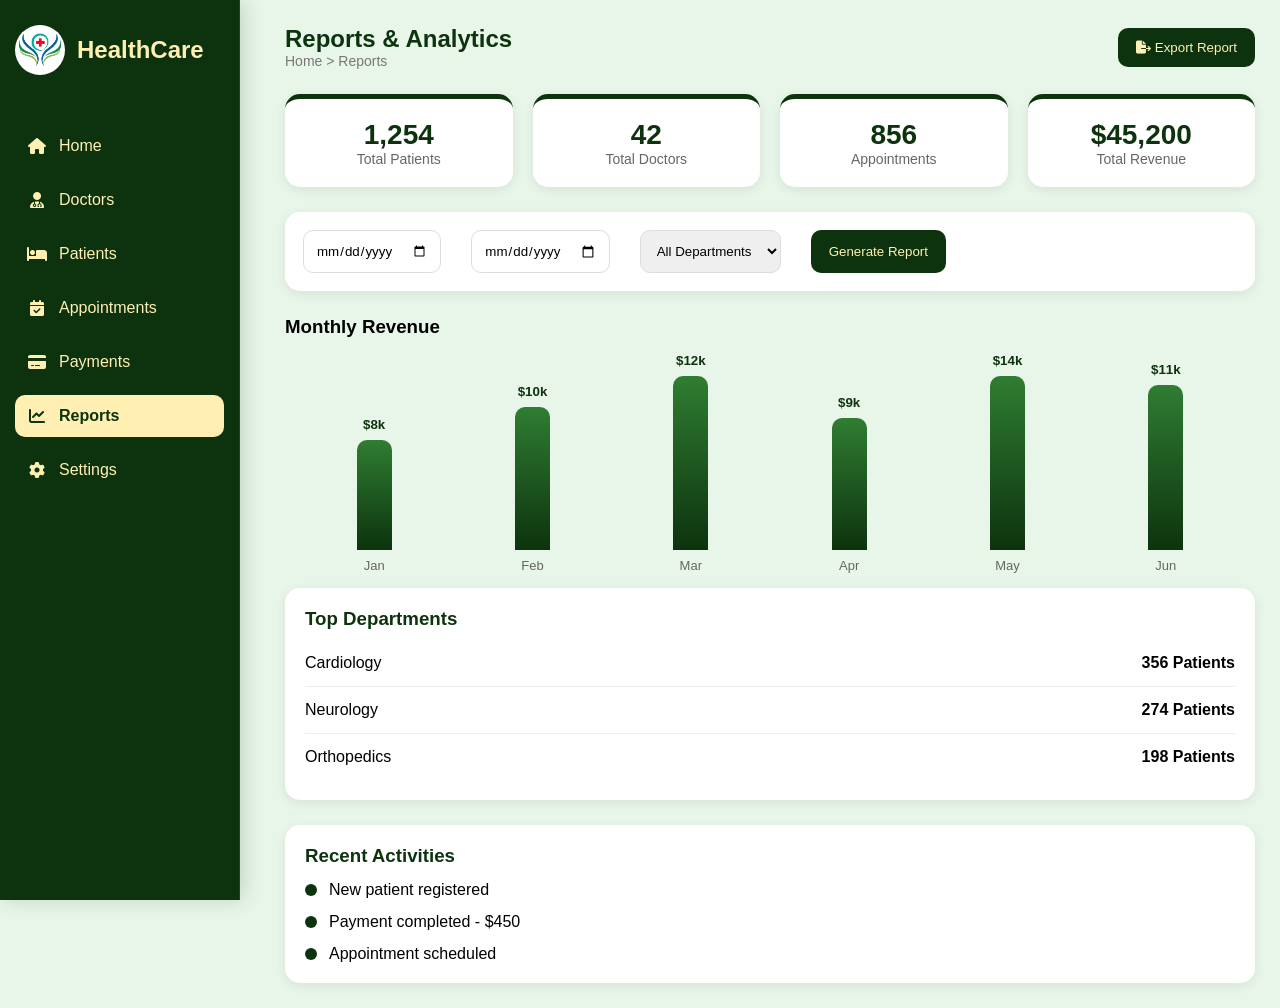
<file: report.html>
<!DOCTYPE html>
<html lang="en">
<head>
    <meta charset="UTF-8">
    <meta name="viewport" content="width=device-width, initial-scale=1.0">
    <title>Hospital Management System</title>

    <link rel="stylesheet" href="style.css">

    <link rel="stylesheet"
    href="https://cdnjs.cloudflare.com/ajax/libs/font-awesome/6.5.2/css/all.min.css">

<style>
    *{
    margin:0;
    padding:0;
    box-sizing:border-box;
    font-family:Arial, sans-serif;
}

body{
    background:#e8f6e9;
}

.dashboard{
    display:flex;
    min-height:100vh;
}

/* Sidebar */

.sidebar{
    width:240px;
    background:#0d330e;
    color:#ffefb3;
    padding:25px 15px;
    position:fixed;
    top:0;
    left:0;
    height:100vh;
}

.logo{
    display:flex;
    align-items:center;
    gap:12px;
    margin-bottom:50px;
}

.logo img{
    width:50px;
    height:50px;
    object-fit:contain;
}

.logo span{
    font-size:24px;
    font-weight:bold;
}

.menu{
    list-style:none;
}

.menu li{
    margin-bottom:12px;
}

.menu li a{
    display:flex;
    align-items:center;
    gap:12px;
    text-decoration:none;
    color:#ffefb3;
    padding:12px;
    border-radius:10px;
    transition:.3s;
}

.menu li a:hover{
    background:#ffefb3;
    color:#0d330e;
}

.menu li a i{
    width:20px;
    text-align:center;
}

/* Main*/

.main-content{
    margin-left:260px;
    width:calc(100% - 260px);
    padding:25px;
    box-sizing: border-box;
}

.report-header{
    display:flex;
    justify-content:space-between;
    align-items:center;
    margin-bottom:25px;
}

.report-header h2{
    color:#0d330e;
}

.report-header p{
    color:#777;
    font-size:14px;
}

.export-btn{
    background:#0d330e;
    color:#ffefb3;
    border:none;
    padding:12px 18px;
    border-radius:10px;
    cursor:pointer;
    transition:.3s;
}

.export-btn:hover{
    background:#145017;
}

.summary-cards{
    display:grid;
    grid-template-columns:repeat(4,1fr);
    gap:20px;
    margin-bottom:25px;
}

.summary-card{
    background:#fff;
    padding:20px;
    border-radius:15px;
    text-align:center;
    box-shadow:0 3px 12px rgba(0,0,0,.08);
    border-top:5px solid #0d330e;
    transition:.3s;
}

.summary-card:hover{
    transform:translateY(-3px);
}

.summary-card h3{
    color:#0d330e;
    font-size:28px;
}

.summary-card p{
    color:#666;
    font-size:14px;
}

.report-filters{
    background:#fff;
    padding:18px;
    border-radius:15px;
    display:flex;
    gap:30px;
    flex-wrap:wrap;
    margin-bottom:25px;
    box-shadow:0 3px 12px rgba(0,0,0,.08);
}

.report-filters input,
.report-filters select{
    padding:12px;
    border:1px solid #ddd;
    border-radius:10px;
    outline:none;
    transition:.3s;
}

.report-filters input:focus,
.report-filters select:focus{
    border-color:#0d330e;
    box-shadow:0 0 0 3px rgba(13,51,14,0.1);
}

.generate-btn{
    background:#0d330e;
    color:#ffefb3;
    border:none;
    padding:12px 18px;
    border-radius:10px;
    cursor:pointer;
    transition:.3s;
}

.generate-btn:hover{
    background:#145017;
}

.mini-chart{
    display:flex;
    justify-content:space-around;
    align-items:flex-end;
    height:250px;
    padding:15px 10px;
}

.bar{
    display:flex;
    flex-direction:column;
    align-items:center;
    justify-content:flex-end;
    height:100%;
    gap:8px;
}

.bar span{
    width:35px;
    background:linear-gradient(to top,#0d330e,#2f7d32);
    border-radius:10px 10px 0 0;

    transform-origin:bottom;
    animation:growBar 1s ease forwards;
}

.bar small{
    color:#0d330e;
    font-weight:bold;
}

.bar p{
    color:#666;
    font-size:13px;
}

.bar:nth-child(1) span{animation-delay:.1s;}
.bar:nth-child(2) span{animation-delay:.2s;}
.bar:nth-child(3) span{animation-delay:.3s;}
.bar:nth-child(4) span{animation-delay:.4s;}
.bar:nth-child(5) span{animation-delay:.5s;}
.bar:nth-child(6) span{animation-delay:.6s;}

@keyframes growBar{
    from{
        transform:scaleY(0);
        opacity:0;
    }
    to{
        transform:scaleY(1);
        opacity:1;
    }
}

.chart-placeholder{
    height:220px;
    display:flex;
    align-items:center;
    justify-content:center;
    border:2px dashed #0d330e;
    border-radius:12px;
    color:#0d330e;
    font-weight:600;
    opacity:0.8;
}

.department-report{
    background:#fff;
    padding:20px;
    border-radius:15px;
    margin-bottom:25px;
    box-shadow:0 3px 12px rgba(0,0,0,.08);
}

.department-report h3{
    color:#0d330e;
    margin-bottom:10px;
}

.department-item{
    display:flex;
    justify-content:space-between;
    padding:14px 0;
    border-bottom:1px solid #eee;
}

.department-item:last-child{
    border-bottom:none;
}

.activity-section{
    background:#fff;
    padding:20px;
    border-radius:15px;
    box-shadow:0 3px 12px rgba(0,0,0,.08);
}

.activity-section h3{
    color:#0d330e;
    margin-bottom:10px;
}

.activity-item{
    display:flex;
    align-items:center;
    gap:12px;
    margin-top:14px;
}

.dot{
    width:12px;
    height:12px;
    background:#0d330e;
    border-radius:50%;
}

</style>
</head>
<body>
    <div class="dashboard">
        <aside class="sidebar">
    
            <div class="logo">
                <img src="pic/abstract-wings-cross-healthcare-icon_1034893-5577.jpg" alt="">
                <span>HealthCare</span>
            </div>
    
            <ul class="menu">
    
                <li>
                    <a href="index.html">
                        <i class="fa-solid fa-house"></i>
                        Home
                    </a>
                </li>
    
                <li>
                    <a href="doctors.html">
                        <i class="fa-solid fa-user-doctor"></i>
                        Doctors
                    </a>
                </li>
    
                <li>
                    <a href="patients.html">
                        <i class="fa-solid fa-bed"></i>
                        Patients
                    </a>
                </li>
    
                <li>
                    <a href="appointment.html">
                        <i class="fa-solid fa-calendar-check"></i>
                        Appointments
                    </a>
                </li>
    
                <li>
                    <a href="payment.html">
                        <i class="fa-solid fa-credit-card"></i>
                        Payments
                    </a>
                </li>
    
                <li>
                    <a class="active" href="report.html">
                        <i class="fa-solid fa-chart-line"></i>
                        Reports
                    </a>
                </li>
    
                <li>
                    <a href="setting.html">
                        <i class="fa-solid fa-gear"></i>
                        Settings
                    </a>
                </li>
    
            </ul>
    
        </aside>
        <main class="main-content">

            <div class="report-header">
                <div>
                    <h2>Reports & Analytics</h2>
                    <p>Home > Reports</p>
                </div>
        
                <button class="export-btn">
                    <i class="fa-solid fa-file-export"></i>
                    Export Report
                </button>
            </div>
            <div class="summary-cards">
        
                <div class="summary-card">
                    <h3>1,254</h3>
                    <p>Total Patients</p>
                </div>
        
                <div class="summary-card">
                    <h3>42</h3>
                    <p>Total Doctors</p>
                </div>
        
                <div class="summary-card">
                    <h3>856</h3>
                    <p>Appointments</p>
                </div>
        
                <div class="summary-card">
                    <h3>$45,200</h3>
                    <p>Total Revenue</p>
                </div>
        
            </div>
            <div class="report-filters">
        
                <input type="date">
                <input type="date">
        
                <select>
                    <option>All Departments</option>
                    <option>Cardiology</option>
                    <option>Neurology</option>
                </select>
        
                <button class="generate-btn">
                    Generate Report
                </button>
        
            </div>
            <div class="chart-card">
                <h3>Monthly Revenue</h3>
            
                <div class="mini-chart">
            
                    <div class="bar">
                        <small>$8k</small>
                        <span style="height:50%"></span>
                        <p>Jan</p>
                    </div>
            
                    <div class="bar">
                        <small>$10k</small>
                        <span style="height:65%"></span>
                        <p>Feb</p>
                    </div>
            
                    <div class="bar">
                        <small>$12k</small>
                        <span style="height:80%"></span>
                        <p>Mar</p>
                    </div>
            
                    <div class="bar">
                        <small>$9k</small>
                        <span style="height:60%"></span>
                        <p>Apr</p>
                    </div>
            
                    <div class="bar">
                        <small>$14k</small>
                        <span style="height:90%"></span>
                        <p>May</p>
                    </div>
            
                    <div class="bar">
                        <small>$11k</small>
                        <span style="height:75%"></span>
                        <p>Jun</p>
                    </div>
            
                </div>
            </div>
            <div class="department-report">
        
                <h3>Top Departments</h3>
        
                <div class="department-item">
                    <span>Cardiology</span>
                    <strong>356 Patients</strong>
                </div>
        
                <div class="department-item">
                    <span>Neurology</span>
                    <strong>274 Patients</strong>
                </div>
        
                <div class="department-item">
                    <span>Orthopedics</span>
                    <strong>198 Patients</strong>
                </div>
        
            </div>
            <div class="activity-section">
        
                <h3>Recent Activities</h3>
        
                <div class="activity-item">
                    <div class="dot"></div>
                    <p>New patient registered</p>
                </div>
        
                <div class="activity-item">
                    <div class="dot"></div>
                    <p>Payment completed - $450</p>
                </div>
        
                <div class="activity-item">
                    <div class="dot"></div>
                    <p>Appointment scheduled</p>
                </div>
        
            </div>
        
        </main>
</body>
</html>
</file>
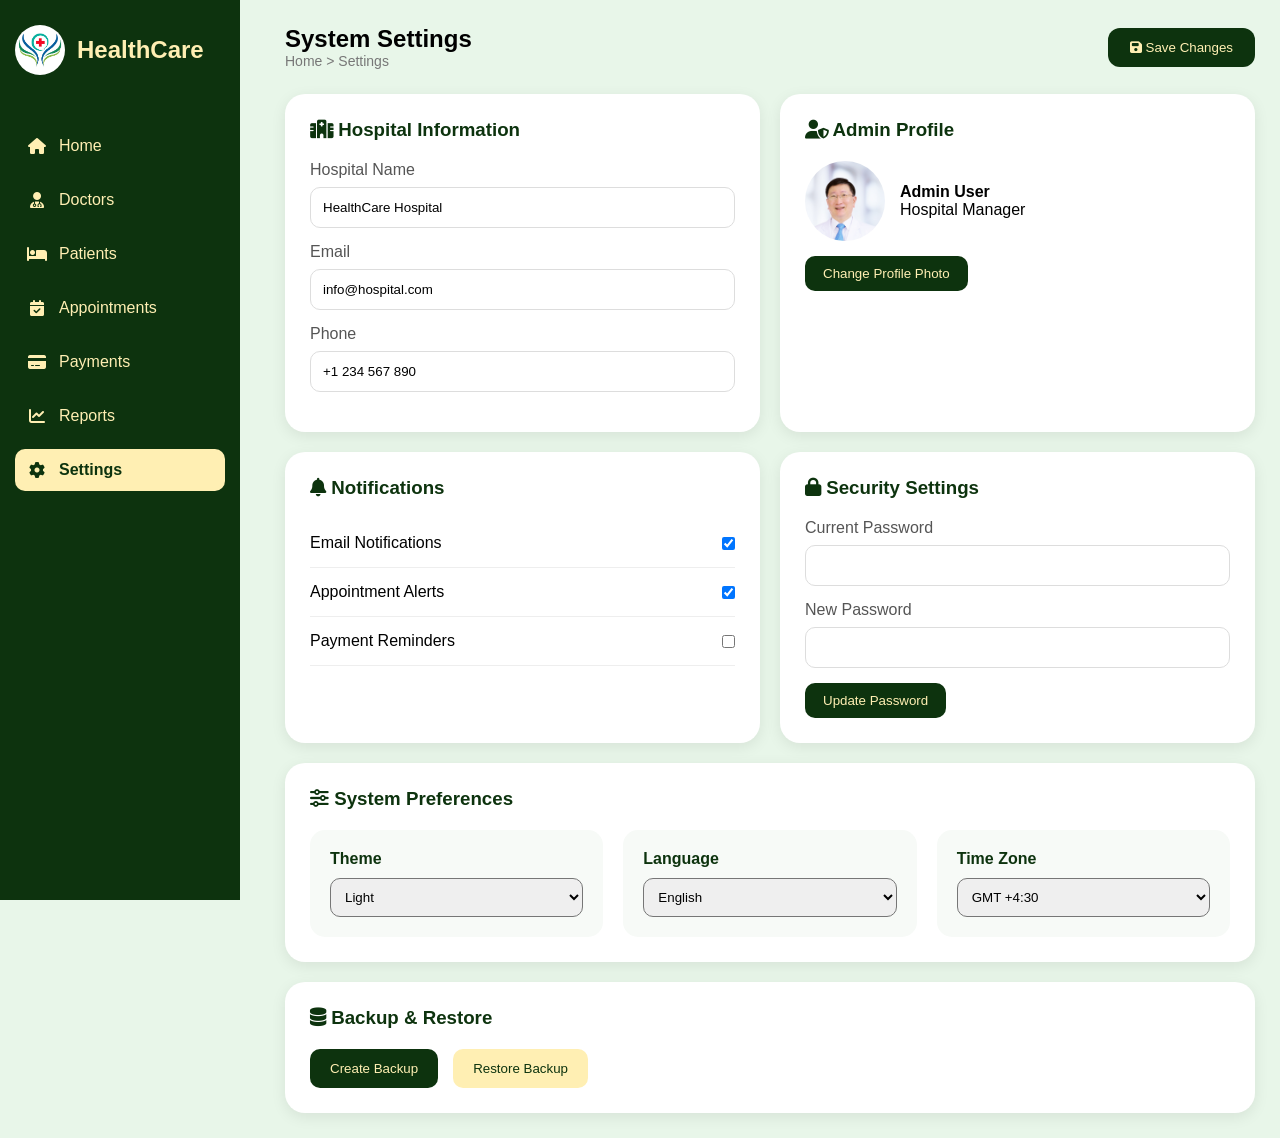
<file: setting.html>
<!DOCTYPE html>
<html lang="en">
<head>
    <meta charset="UTF-8">
    <meta name="viewport" content="width=device-width, initial-scale=1.0">
    <title>Hospital Management System</title>


    <link rel="stylesheet"
    href="https://cdnjs.cloudflare.com/ajax/libs/font-awesome/6.5.2/css/all.min.css">

<style>
    *{
    margin:0;
    padding:0;
    box-sizing:border-box;
    font-family:Arial, sans-serif;
}

body{
    background:#e8f6e9;
}

.dashboard{
    display:flex;
    min-height:100vh;
}

/* Sidebar */

.sidebar{
    width:240px;
    background:#0d330e;
    color:#ffefb3;
    padding:25px 15px;
    position:fixed;
    top:0;
    left:0;
    height:100vh;
}

.logo{
    display:flex;
    align-items:center;
    gap:12px;
    margin-bottom:50px;
}

.logo img{
    width:50px;
    height:50px;
    border-radius: 50%;
    object-fit:contain;
}

.logo span{
    font-size:24px;
    font-weight:bold;
}

.menu{
    list-style:none;
}

.menu li{
    margin-bottom:12px;
}

.menu li a{
    display:flex;
    align-items:center;
    gap:12px;
    text-decoration:none;
    color:#ffefb3;
    padding:12px;
    border-radius:10px;
    transition:.3s;
}

.menu li a:hover{
    background:#ffefb3;
    color:#0d330e;
}

.menu li a:hover,
.menu li a.active{
    background: #ffefb3;
    color: #0d330e;
    font-weight: 600;
}
.menu li a i{
    width:20px;
    text-align:center;
}

/* Main */

.main-content{
    margin-left:260px;
    width:calc(100% - 260px);
    padding:25px;
    box-sizing: border-box;
}
.settings-header{
    display:flex;
    justify-content:space-between;
    align-items:center;
    margin-bottom:25px;
}
.settings-header p{
    color:#0d330e;
}

.settings-header p{
    color:#777;
    font-size:14px;
}

.save-btn{
    background:#0d330e;
    color:#ffefb3;
    border:none;
    padding:12px 22px;
    border-radius:12px;
    cursor:pointer;
}

.settings-grid{
    display:grid;
    grid-template-columns:repeat(2,1fr);
    gap:20px;
    
}


.settings-card{
    background:white;
    border-radius:20px;
    padding:25px;
    box-shadow:0 4px 15px rgba(0,0,0,.08);
    transition:all 0.3s ease;
    
}
.settings-card:hover{
    background: hsl(0, 0%, 100%);
    transform:translateY(-8px) scale(1.03);
    box-shadow: 0 20px 40px rgb(238, 238, 238);
}

.settings-card h3{
    color:#0d330e;
    margin-bottom:20px;
}

.form-group{
    margin-bottom:15px;
    transition:all 0.3s ease;
}

.form-group label{
    display:block;
    margin-bottom:8px;
    color:#555;
    
}

.form-group input{
    width:100%;
    padding:12px;
    border:1px solid #ddd;
    border-radius:10px;
    
}
.form-group:hover{
    background: hsl(0, 0%, 100%);
    transform:translateY(-8px) scale(1.03);
    box-shadow: 0 20px 40px rgb(238, 238, 238);
}

.admin-profile{
    display:flex;
    align-items:center;
    gap:15px;
    margin-bottom:15px;
}

.admin-profile img{
    width:80px;
    height:80px;
    border-radius:50%;
}

.upload-btn,
.security-btn{
    background:#0d330e;
    color:#ffefb3;
    border:none;
    padding:10px 18px;
    border-radius:10px;
    cursor:pointer;
}


.toggle-item{
    display:flex;
    justify-content:space-between;
    align-items:center;
    padding:15px 0;
    border-bottom:1px solid #eee;
}

.full-width{
    grid-column:1 / -1;
}

.preferences{
    display:grid;
    grid-template-columns:repeat(3,1fr);
    gap:20px;
}

.preference-box{
    background:#f7faf7;
    padding:20px;
    border-radius:15px;
}

.preference-box h4{
    margin-bottom:10px;
    color:#0d330e;
}

.preference-box select{
    width:100%;
    padding:10px;
    border-radius:10px;
}

.backup-actions{
    display:flex;
    gap:15px;
}

.backup-btn{
    background:#0d330e;
    color:#ffefb3;
    border:none;
    padding:12px 20px;
    border-radius:10px;
    cursor:pointer;
}

.restore-btn{
    background:#ffefb3;
    color:#0d330e;
    border:none;
    padding:12px 20px;
    border-radius:10px;
    cursor:pointer;
}

@media(max-width:900px){

    .settings-grid{
        grid-template-columns:1fr;
    }

    .preferences{
        grid-template-columns:1fr;
    }

    .full-width{
        grid-column:auto;
    }

}

</style>
</head>
<body>
    <div class="dashboard">
        <aside class="sidebar">
    
            <div class="logo">
                <img src="pic/abstract-wings-cross-healthcare-icon_1034893-5577.jpg" alt="">
                <span>HealthCare</span>
            </div>
    
            <ul class="menu">
    
                <li>
                    <a href="index.html">
                        <i class="fa-solid fa-house"></i>
                        Home
                    </a>
                </li>
    
                <li>
                    <a href="doctors.html">
                        <i class="fa-solid fa-user-doctor"></i>
                        Doctors
                    </a>
                </li>
    
                <li>
                    <a href="patients.html">
                        <i class="fa-solid fa-bed"></i>
                        Patients
                    </a>
                </li>
    
                <li>
                    <a href="appointment.html">
                        <i class="fa-solid fa-calendar-check"></i>
                        Appointments
                    </a>
                </li>
    
                <li>
                    <a href="payment.html">
                        <i class="fa-solid fa-credit-card"></i>
                        Payments
                    </a>
                </li>
    
                <li>
                    <a href="report.html">
                        <i class="fa-solid fa-chart-line"></i>
                        Reports
                    </a>
                </li>
    
                <li>
                    <a class="active" href="setting.html">
                        <i class="fa-solid fa-gear"></i>
                        Settings
                    </a>
                </li>
    
            </ul>
    
        </aside>
        <main class="main-content">

            <section class="settings-section">
            
                <div class="settings-header">
            
                    <div>
                        <h2>System Settings</h2>
                        <p>Home > Settings</p>
                    </div>
            
                    <button class="save-btn">
                        <i class="fa-solid fa-floppy-disk"></i>
                        Save Changes
                    </button>
            
                </div>
            
                <div class="settings-grid">
                    <div class="settings-card">
                        <h3>
                            <i class="fa-solid fa-hospital"></i>
                            Hospital Information
                        </h3>
            
                        <div class="form-group">
                            <label>Hospital Name</label>
                            <input type="text" value="HealthCare Hospital">
                        </div>
            
                        <div class="form-group">
                            <label>Email</label>
                            <input type="email" value="info@hospital.com">
                        </div>
            
                        <div class="form-group">
                            <label>Phone</label>
                            <input type="text" value="+1 234 567 890">
                        </div>
            
                    </div>
                <div class="settings-card">
            
                        <h3>
                            <i class="fa-solid fa-user-shield"></i>
                            Admin Profile
                        </h3>
            
                        <div class="admin-profile">
            
                            <img src="pic/dr.-yoon-sung-soo.png">
            
                            <div>
                                <h4>Admin User</h4>
                                <p>Hospital Manager</p>
                            </div>
            
                        </div>
            
                        <button class="upload-btn">
                            Change Profile Photo
                        </button>
            
                    </div>
            
                    <div class="settings-card">
            
                        <h3>
                            <i class="fa-solid fa-bell"></i>
                            Notifications
                        </h3>
            
                        <div class="toggle-item">
                            <span>Email Notifications</span>
                            <input type="checkbox" checked>
                        </div>
            
                        <div class="toggle-item">
                            <span>Appointment Alerts</span>
                            <input type="checkbox" checked>
                        </div>
            
                        <div class="toggle-item">
                            <span>Payment Reminders</span>
                            <input type="checkbox">
                        </div>
            
                    </div>
                    <div class="settings-card">
            
                        <h3>
                            <i class="fa-solid fa-lock"></i>
                            Security Settings
                        </h3>
            
                        <div class="form-group">
                            <label>Current Password</label>
                            <input type="password">
                        </div>
            
                        <div class="form-group">
                            <label>New Password</label>
                            <input type="password">
                        </div>
            
                        <button class="security-btn">
                            Update Password
                        </button>
            
                    </div>
                    <div class="settings-card full-width">
            
                        <h3>
                            <i class="fa-solid fa-sliders"></i>
                            System Preferences
                        </h3>
            
                        <div class="preferences">
            
                            <div class="preference-box">
                                <h4>Theme</h4>
                                <select>
                                    <option>Light</option>
                                    <option>Dark</option>
                                </select>
                            </div>
            
                            <div class="preference-box">
                                <h4>Language</h4>
                                <select>
                                    <option>English</option>
                                    <option>Persian</option>
                                </select>
                            </div>
            
                            <div class="preference-box">
                                <h4>Time Zone</h4>
                                <select>
                                    <option>GMT +4:30</option>
                                </select>
                            </div>
            
                        </div>
            
                    </div>
                    <div class="settings-card full-width">
            
                        <h3>
                            <i class="fa-solid fa-database"></i>
                            Backup & Restore
                        </h3>
            
                        <div class="backup-actions">
            
                            <button class="backup-btn">
                                Create Backup
                            </button>
            
                            <button class="restore-btn">
                                Restore Backup
                            </button>
            
                        </div>
            
                    </div>
            
                </div>
            
            </section>
            
            </main>
    
</body>
</html>
</file>
<file: style.css>
*{
    margin:0;
    padding:0;
    box-sizing:border-box;
    font-family:Arial, sans-serif;
}

body{
    background:#e8f6e9;
}

.dashboard{
    display:flex;
    min-height:100vh;
}

/* menu*/

.sidebar{
    width:240px;
    background:#0d330e;
    color:#ffefb3;
    padding:25px 15px;
    position:fixed;
    top:0;
    left:0;
    height:100vh;
    border-right: 1px solid rgba(255, 255, 255, .08);
    box-shadow: 4px 0 20px rgba(0,0,0,.15);
}

.logo{
    display:flex;
    align-items:center;
    gap:12px;
    margin-bottom:50px;
}

.logo img{
    width:50px;
    height:50px;
    border-radius: 50%;
    object-fit:contain;
}

.logo span{
    font-size:24px;
    font-weight:bold;
}

.menu{
    list-style:none;
}

.menu li{
    margin-bottom:12px;
}

.menu li a{
    display:flex;
    align-items:center;
    gap:12px;
    text-decoration:none;
    color:#ffefb3;
    padding:12px;
    border-radius:10px;
    transition:.3s;
}


.menu li a:hover{
    background:#ffefb3;
    color:#0d330e;
}

.menu li a:hover,
.menu li a.active{
    background: #ffefb3;
    color: #0d330e;
    font-weight: 600;
}
.menu li a i{
    width:20px;
    text-align:center;
}


/* main */

.main-content{
    margin-left:260px;
    width:calc(100% - 260px);
    padding:25px;
    box-sizing: border-box;
}

.top-bar{
    display:flex;
    justify-content:space-between;
    align-items:center;
    margin-bottom:30px;
}

.top-bar h2{
    color:#0d330e;
    margin-bottom:5px;
    
}

.top-bar p{
    color:#666;
}

.top-right{
    display:flex;
    align-items:center;
    gap:20px;
}
.search{
    position:relative;
}

.search i{
    position:absolute;
    left:15px;
    top:50%;
    transform:translateY(-50%);
    color:#888;
}

.search input{
    width:320px;
    padding:12px 15px 12px 45px;
    border:1px solid #e5e7eb;
    border-radius:30px;
    outline:none;
    background:white;
    box-shadow:0 3px 12px rgba(0,0,0,.08);
}
.search input:focus{
    border-color: #0d330e;
}
.admin-box{
    display:flex;
    align-items:center;
    gap:12px;
    background:white;
    padding:10px 15px;
    border-radius:15px;
    box-shadow:0 3px 10px rgba(0,0,0,.08);
}

.admin-box img{
    width:45px;
    height:45px;
    border-radius:50%;
}

.admin-info h4{
    color:#0d330e;
    margin-bottom:2px;
}

.admin-info p{
    font-size:12px;
    color:#777;
}

.admin-box i{
    color:#0d330e;
}
.cards{
    display:flex;
    gap:20px;
    margin-bottom:30px;
}

.card{
    flex:1;
    background:white;
    padding:20px;
    border-radius:15px;
    position:relative;
    box-shadow:0 3px 12px rgba(0,0,0,.08);
    border-top:5px solid #0d330e;
    transition:all 0.3s ease;
}

.card:hover{
    transform:translateY(-8px) scale(1.03);
    box-shadow: 0 20px 40px rgba(0, 0, 0, 0.15);
}

.card h3{
    color:#666;
    margin-bottom:10px;
}

.card h1{
    color:#0d330e;
}

.card-icon{
    position:absolute;
    top:20px;
    right:20px;
    width:50px;
    height:50px;
    background:#e8f6e9;
    border-radius:50%;
    display:flex;
    justify-content:center;
    align-items:center;
}

.card-icon i{
    color:#0d330e;
    font-size:22px;
}


.dashboard-container{
    display:grid;
    grid-template-columns:2fr 1fr;
    gap:30px;
    margin-top:20px;
    flex-wrap: wrap;
}


.card-header{
    padding:15px 20px;
    border-bottom:1px solid #eee;
    display:flex;
    justify-content:space-between;
    align-items:center;
}

.card-header button{
    background:#0d330e;
    color:white;
    border:none;
    padding:8px 14px;
    border-radius:4px;
    cursor:pointer;
}

.appointment{
    display:flex;
    justify-content:space-between;
    align-items:center;
    padding:15px 20px;
    color: #0d330e;
    border-bottom:1px solid #eee;
    transition:all 0.3s ease;
}
.appointment h4{
    font-size: 16px;
    font-weight: 700;
}
.avatar{
    width:40px;
    height:40px;
    border-radius:50%;
    background:#0d330e;
    display:flex;
    color: #ffefb3;
    justify-content:center;
    align-items:center;
    font-weight:bold;
    
}







.take-btn{
    border:2px solid #0d330e;
    background:white;
    color:#0d330e;
    padding:8px 12px;
    border-radius:4px;
    cursor:pointer;
    transition:all 0.3s ease;
    
}
.appointment:hover{
    background: #eeeeee;
    transform:translateY(-8px) scale(1.03);
    box-shadow: 0 20px 40px rgba(0, 0, 0, 0.15);
}
.take-btn:hover{
    
    border:2px solid #0d330e;
    background: #ffffff;
    transform:translateY(-8px) scale(1.03);
    box-shadow: 0 20px 40px rgba(0, 0, 0, 0.15);
}

.doctor-list{
    max-height:300px;
    overflow-y:auto;
    padding:15px;
    color: #0d330e;
}

.doctor{
    display:flex;
    align-items:center;
    gap:10px;
    margin-bottom:20px;
    transition:all 0.3s ease;
    padding: 5px;
}
.doctor h4{
    font-size: 16px;
    font-weight: 700;
}


.doctor img{
    width:45px;
    height:45px;
    border-radius: 10px;
    
}
.doctor:hover{
    background: #eeeeee;
    transform:translateY(-8px) scale(1.03);
    box-shadow: 0 20px 10px rgba(0, 0, 0, 0.15);
    border-radius: 10px;
}

table{
    width:100%;
    border-collapse:collapse;
    color: #0d330e;
}

th,td{
    padding:15px;
    text-align:left;
    transition: .2s;
    border-bottom:1px solid #eee;
}
tr{
    transition:all 0.3s ease;
}
tr:hover{
    background: #eeeeee;
    transform:translateY(-8px) scale(1.03);
    box-shadow: 0 20px 40px rgba(0, 0, 0, 0.15);
    
}

.badge{
    padding:6px 12px;
    border-radius:20px;
    color: #000;;
    font-size:12px;
}

.yellow{
    border: 2px solid yellow;
}

.red{
    border: 2px solid red;
}

.green{
    border: 2px solid green;
}
.bottom-section{
    display:grid;
    grid-template-columns:2fr 1fr;
    gap:30px;
    margin-top:30px;
}



.hospital-management{
    height:fit-content;
}

.management-content{
    padding:0px;
}

.progress-item{
    margin-bottom:18px;
}

.progress-info{
    display:flex;
    justify-content:space-between;
    margin-bottom:6px;
    font-size:13px;
    font-weight:600;
    color: #0d330e;
}

.progress-bar{
    width:100%;
    height:24px;
    background:#ececec;
    border-radius:5px;
    overflow:hidden;
}

.progress-fill{
    height:100%;
    background: #0d330e;
    display:flex;
    align-items:center;
    justify-content:flex-end;
}



@media(max-width:900px){

    .dashboard-container{
        grid-template-columns:1fr;
    }

}
@media (max-width:1024px){

    .cards{
        flex-wrap:wrap;
    }

    .card{
        min-width:45%;
    }

    .search input{
        width:220px;
    }

    .top-bar{
        flex-wrap:wrap;
        gap:20px;
    }
}
</file>
